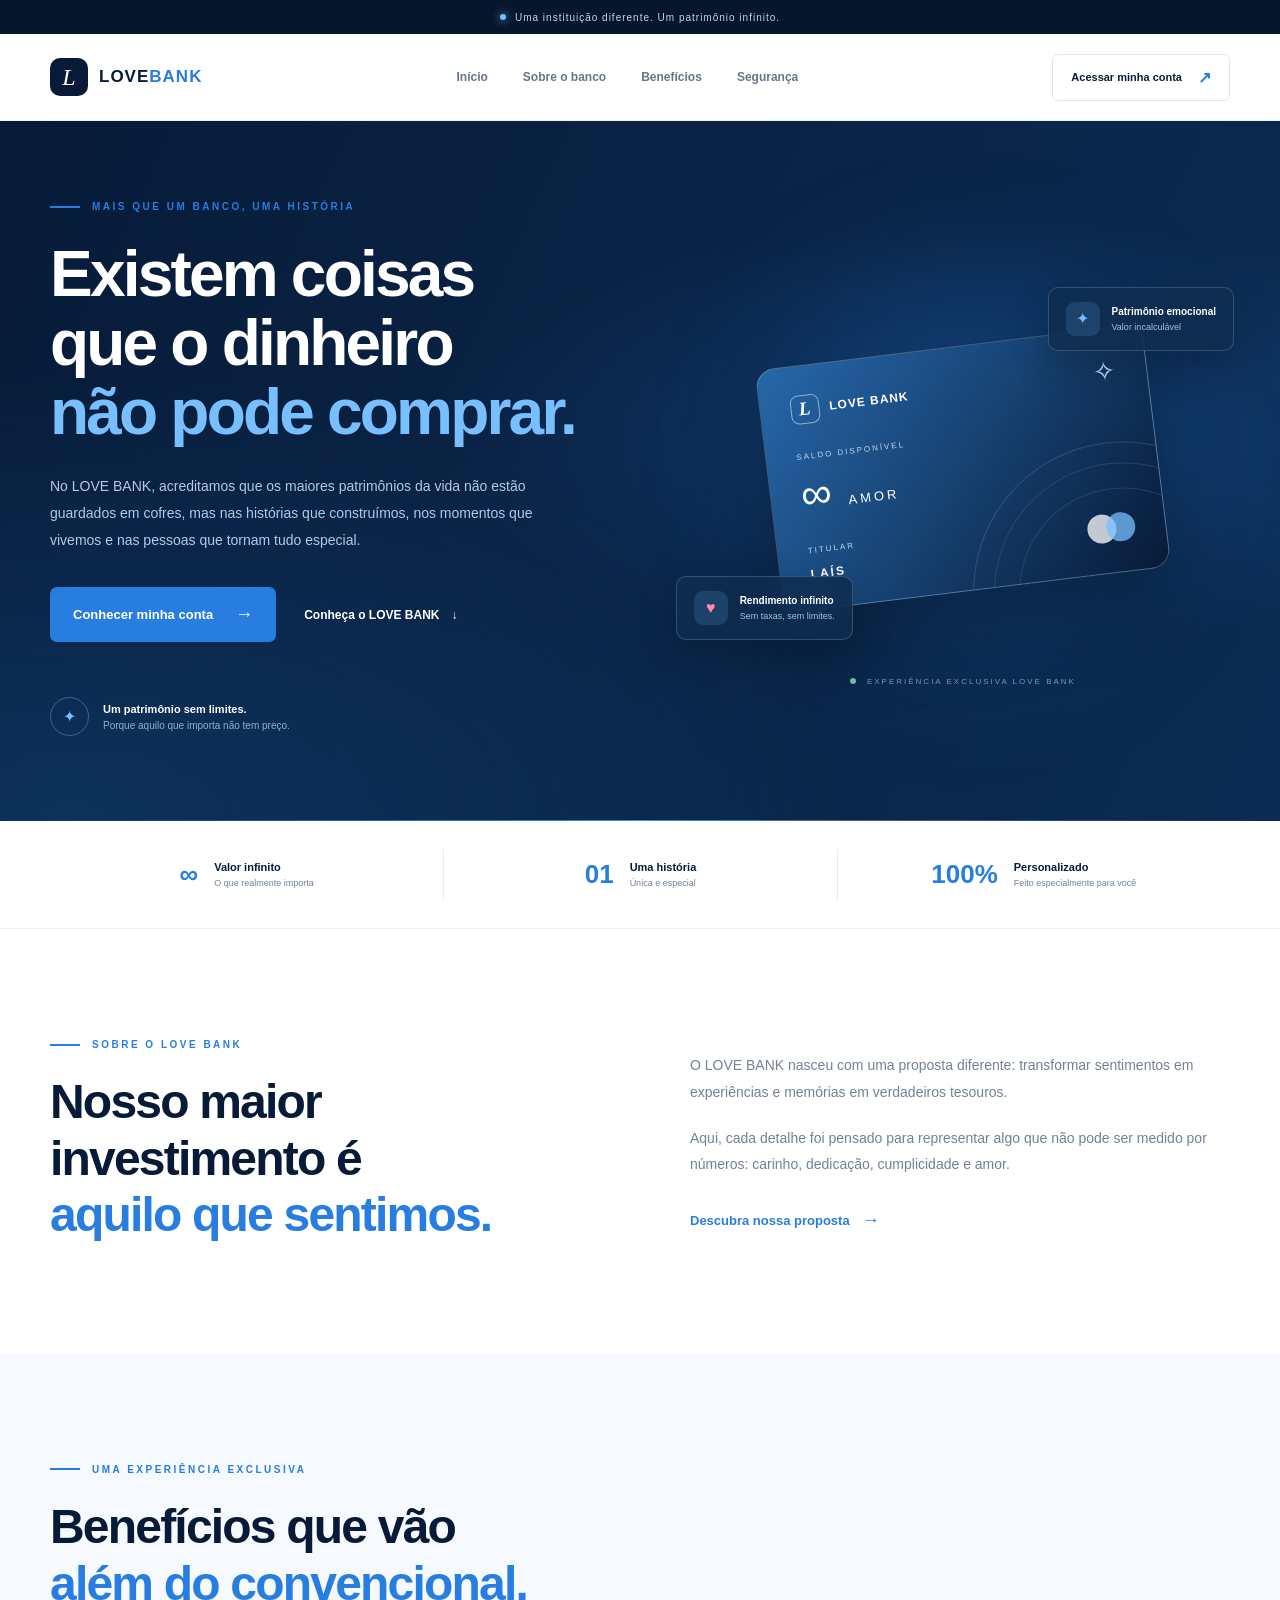
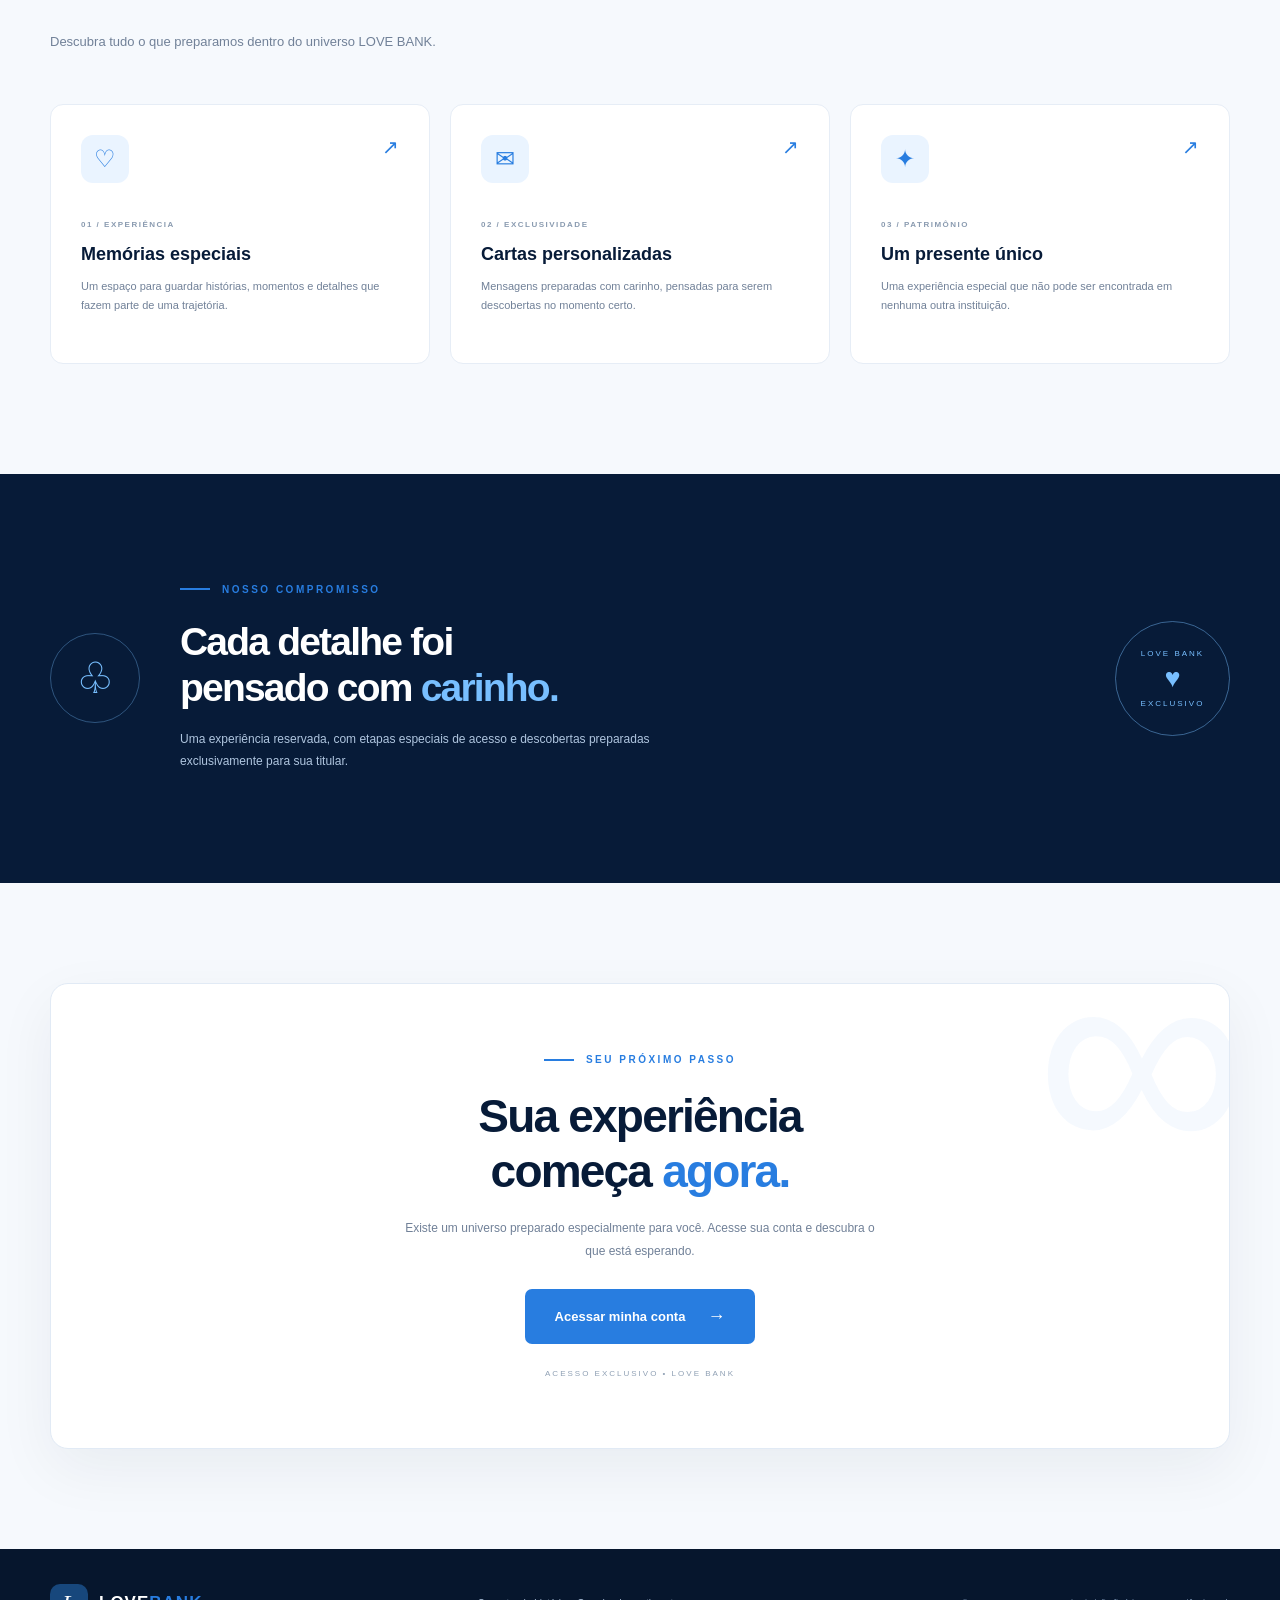
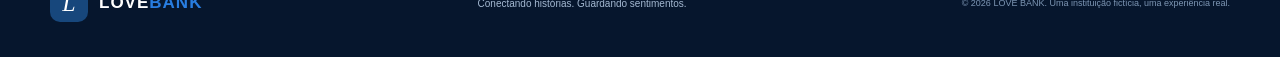
<file: index.html>
<!DOCTYPE html>
<html lang="pt-BR">
<head>
    <meta charset="UTF-8">
    <meta name="viewport" content="width=device-width, initial-scale=1.0">

    <meta name="description" content="LOVE BANK — Um lugar onde o amor é o nosso maior patrimônio.">
    <meta name="theme-color" content="#071B38">

    <title>LOVE BANK | Seu amor, nosso maior patrimônio</title>

    <link rel="stylesheet" href="css/reset.css">
    <link rel="stylesheet" href="css/variables.css">
    <link rel="stylesheet" href="css/global.css">
    <link rel="stylesheet" href="css/home.css">
    <link rel="stylesheet" href="css/animations.css">

    <script src="js/navigation.js" defer></script>
    <script src="js/app.js" defer></script>
</head>

<body>

    <div class="announcement">
        <span class="announcement-dot"></span>
        Uma instituição diferente. Um patrimônio infinito.
    </div>

    <header class="header" id="inicio">
        <div class="container header-content">

            <a href="#inicio" class="brand">
                <span class="brand-symbol">L</span>
                <span class="brand-name">LOVE<span>BANK</span></span>
            </a>

            <nav class="navigation" id="navigation">
                <a href="#inicio" class="nav-link active">Início</a>
                <a href="#sobre" class="nav-link">Sobre o banco</a>
                <a href="#beneficios" class="nav-link">Benefícios</a>
                <a href="#seguranca" class="nav-link">Segurança</a>
            </nav>

            
<a href="pages/acesso.html" class="header-button">
    Acessar minha conta
    <span>↗</span>
</a>
            <button class="menu-toggle" id="menuToggle"
                    aria-label="Abrir menu" aria-expanded="false">
                <span></span>
                <span></span>
            </button>

        </div>
    </header>

    <main>

        <!-- HERO -->

        <section class="hero">
            <div class="hero-background"></div>

            <div class="container hero-content">

                <div class="hero-copy reveal">

                    <div class="eyebrow">
                        <span class="eyebrow-line"></span>
                        MAIS QUE UM BANCO, UMA HISTÓRIA
                    </div>

                    <h1>
                        Existem coisas<br>
                        que o dinheiro<br>
                        <span>não pode comprar.</span>
                    </h1>

                    <p class="hero-description">
                        No LOVE BANK, acreditamos que os maiores patrimônios
                        da vida não estão guardados em cofres, mas nas histórias
                        que construímos, nos momentos que vivemos e nas pessoas
                        que tornam tudo especial.
                    </p>

                    <div class="hero-actions">
                    <a href="pages/acesso.html" class="button-primary">
                     Conhecer minha conta
                      <span>→</span>
                    </a>

                        <a href="#sobre" class="button-secondary">
                            Conheça o LOVE BANK
                            <span>↓</span>
                        </a>
                    </div>

                    <div class="hero-trust">
                        <div class="trust-icon">✦</div>
                        <div>
                            <strong>Um patrimônio sem limites.</strong>
                            <span>Porque aquilo que importa não tem preço.</span>
                        </div>
                    </div>

                </div>

                <!-- CARTÃO ILUSTRATIVO -->

                <div class="hero-visual reveal">

                    <div class="visual-glow"></div>

                    <div class="floating-label label-top">
                        <span class="label-icon">✦</span>
                        <div>
                            <strong>Patrimônio emocional</strong>
                            <small>Valor incalculável</small>
                        </div>
                    </div>

                    <div class="bank-card">

                        <div class="card-top">
                            <div class="card-brand">
                                <span class="card-brand-icon">L</span>
                                <span>LOVE BANK</span>
                            </div>
                            <span class="card-chip">✧</span>
                        </div>

                        <div class="card-middle">
                            <span class="card-caption">SALDO DISPONÍVEL</span>
                            <h2>∞ <small>AMOR</small></h2>
                        </div>

                        <div class="card-bottom">
                            <div>
                                <span class="card-caption">TITULAR</span>
                                <strong>LAÍS</strong>
                            </div>

                            <div class="card-network">
                                <span></span>
                                <span></span>
                            </div>
                        </div>

                        <div class="card-decoration"></div>

                    </div>

                    <div class="floating-label label-bottom">
                        <span class="label-icon heart-icon">♥</span>
                        <div>
                            <strong>Rendimento infinito</strong>
                            <small>Sem taxas, sem limites.</small>
                        </div>
                    </div>

                    <div class="visual-caption">
                        <span></span>
                        EXPERIÊNCIA EXCLUSIVA LOVE BANK
                    </div>

                </div>

            </div>

            <div class="hero-bottom-line"></div>
        </section>

        <!-- INDICADORES -->

        <section class="highlights">
            <div class="container highlights-grid">

                <div class="highlight-item">
                    <span class="highlight-number">∞</span>
                    <div>
                        <strong>Valor infinito</strong>
                        <small>O que realmente importa</small>
                    </div>
                </div>

                <div class="highlight-item">
                    <span class="highlight-number">01</span>
                    <div>
                        <strong>Uma história</strong>
                        <small>Única e especial</small>
                    </div>
                </div>

                <div class="highlight-item">
                    <span class="highlight-number">100%</span>
                    <div>
                        <strong>Personalizado</strong>
                        <small>Feito especialmente para você</small>
                    </div>
                </div>

            </div>
        </section>

        <!-- SOBRE -->

        <section class="about section" id="sobre">
            <div class="container about-grid">

                <div class="section-heading reveal">
                    <div class="eyebrow">
                        <span class="eyebrow-line"></span>
                        SOBRE O LOVE BANK
                    </div>

                    <h2>
                        Nosso maior<br>
                        investimento é<br>
                        <span>aquilo que sentimos.</span>
                    </h2>
                </div>

                <div class="about-copy reveal">
                    <p>
                        O LOVE BANK nasceu com uma proposta diferente:
                        transformar sentimentos em experiências e
                        memórias em verdadeiros tesouros.
                    </p>

                    <p>
                        Aqui, cada detalhe foi pensado para representar
                        algo que não pode ser medido por números:
                        carinho, dedicação, cumplicidade e amor.
                    </p>

                    <a href="#beneficios" class="text-link">
                        Descubra nossa proposta <span>→</span>
                    </a>
                </div>

            </div>
        </section>

        <!-- BENEFÍCIOS -->

        <section class="benefits section" id="beneficios">
            <div class="container">

                <div class="section-title reveal">
                    <div class="eyebrow">
                        <span class="eyebrow-line"></span>
                        UMA EXPERIÊNCIA EXCLUSIVA
                    </div>

                    <h2>
                        Benefícios que vão<br>
                        <span>além do convencional.</span>
                    </h2>

                    <p>
                        Descubra tudo o que preparamos dentro do
                        universo LOVE BANK.
                    </p>
                </div>

                <div class="benefits-grid">

                    <article class="benefit-card reveal">
                        <div class="benefit-icon">♡</div>
                        <span class="benefit-number">01 / EXPERIÊNCIA</span>
                        <h3>Memórias especiais</h3>
                        <p>
                            Um espaço para guardar histórias, momentos
                            e detalhes que fazem parte de uma trajetória.
                        </p>
                        <span class="benefit-arrow">↗</span>
                    </article>

                    <article class="benefit-card reveal">
                        <div class="benefit-icon">✉</div>
                        <span class="benefit-number">02 / EXCLUSIVIDADE</span>
                        <h3>Cartas personalizadas</h3>
                        <p>
                            Mensagens preparadas com carinho,
                            pensadas para serem descobertas no momento certo.
                        </p>
                        <span class="benefit-arrow">↗</span>
                    </article>

                    <article class="benefit-card reveal">
                        <div class="benefit-icon">✦</div>
                        <span class="benefit-number">03 / PATRIMÔNIO</span>
                        <h3>Um presente único</h3>
                        <p>
                            Uma experiência especial que não pode ser
                            encontrada em nenhuma outra instituição.
                        </p>
                        <span class="benefit-arrow">↗</span>
                    </article>

                </div>
            </div>
        </section>

        <!-- SEGURANÇA -->

        <section class="security section" id="seguranca">
            <div class="container security-content">

                <div class="security-icon">♧</div>

                <div class="security-copy">
                    <div class="eyebrow">
                        <span class="eyebrow-line"></span>
                        NOSSO COMPROMISSO
                    </div>

                    <h2>
                        Cada detalhe foi<br>
                        pensado com <span>carinho.</span>
                    </h2>

                    <p>
                        Uma experiência reservada, com etapas especiais
                        de acesso e descobertas preparadas exclusivamente
                        para sua titular.
                    </p>
                </div>

                <div class="security-seal">
                    <span>LOVE BANK</span>
                    <strong>♥</strong>
                    <small>EXCLUSIVO</small>
                </div>

            </div>
        </section>

        <!-- ACESSO -->

        <section class="access-section section" id="acesso">
            <div class="container access-box reveal">

                <div class="access-decoration">∞</div>

                <div class="eyebrow">
                    <span class="eyebrow-line"></span>
                    SEU PRÓXIMO PASSO
                </div>

                <h2>
                    Sua experiência<br>
                    começa <span>agora.</span>
                </h2>

                <p>
                    Existe um universo preparado especialmente para você.
                    Acesse sua conta e descubra o que está esperando.
                </p>

                <a href="pages/acesso.html" class="button-primary access-button">
    Acessar minha conta
    <span>→</span>
</a>

                <small class="access-note">
                    ACESSO EXCLUSIVO • LOVE BANK
                </small>

            </div>
        </section>

    </main>

    <!-- RODAPÉ -->

    <footer class="footer">
        <div class="container footer-content">

            <a href="#inicio" class="brand footer-brand">
                <span class="brand-symbol">L</span>
                <span class="brand-name">LOVE<span>BANK</span></span>
            </a>

            <p>
                Conectando histórias. Guardando sentimentos.
            </p>

            <span class="footer-copy">
                © <span id="currentYear"></span> LOVE BANK.
                Uma instituição fictícia, uma experiência real.
            </span>

        </div>
    </footer>

</body>
</html>
</file>
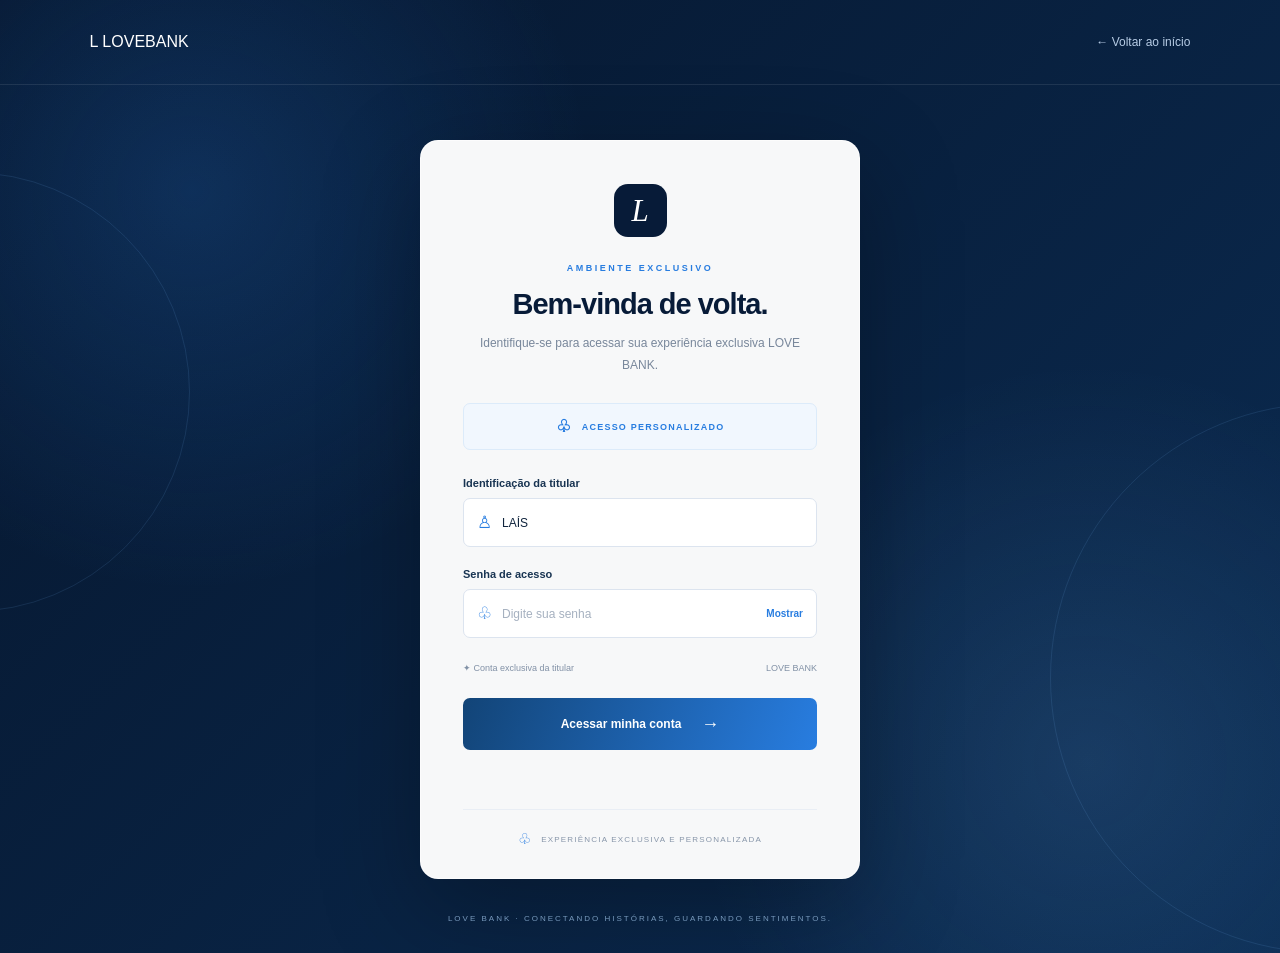
<file: pages/acesso.html>
<!DOCTYPE html>
<html lang="pt-BR">
<head>
    <meta charset="UTF-8">
    <meta name="viewport" content="width=device-width, initial-scale=1.0">
    <meta name="theme-color" content="#071B38">

    <title>Acesso à conta | LOVE BANK</title>

    <link rel="stylesheet" href="../css/reset.css">
    <link rel="stylesheet" href="../css/variables.css">
    <link rel="stylesheet" href="../css/global.css">
    <link rel="stylesheet" href="../css/acesso.css">

    <script src="../js/authentication.js" defer></script>
</head>

<body class="login-page">

    <header class="login-header">
        <a href="../index.html" class="brand">
            <span class="brand-symbol">L</span>
            <span class="brand-name">LOVE<span>BANK</span></span>
        </a>

        <a href="../index.html" class="back-link">
            ← Voltar ao início
        </a>
    </header>

    <main class="login-main">

        <div class="login-decoration decoration-one"></div>
        <div class="login-decoration decoration-two"></div>

        <section class="login-card">

            <div class="login-card-heading">
                <div class="login-icon">L</div>

                <span class="login-label">AMBIENTE EXCLUSIVO</span>

                <h1>Bem-vinda de volta.</h1>

                <p>
                    Identifique-se para acessar sua experiência
                    exclusiva LOVE BANK.
                </p>
            </div>

            <div class="login-security">
                <span>♧</span>
                ACESSO PERSONALIZADO
            </div>

            <form id="loginForm">

                <div class="form-group">
                    <label for="account">Identificação da titular</label>

                    <div class="input-wrapper">
                        <span class="input-icon">♙</span>

                        <input
                            type="text"
                            id="account"
                            value="LAÍS"
                            autocomplete="username"
                            required
                        >
                    </div>
                </div>

                <div class="form-group">
                    <label for="password">Senha de acesso</label>

                    <div class="input-wrapper">
                        <span class="input-icon">♧</span>

                        <input
                            type="password"
                            id="password"
                            placeholder="Digite sua senha"
                            autocomplete="current-password"
                            required
                        >

                        <button
                            type="button"
                            id="togglePassword"
                            class="password-toggle"
                        >
                            Mostrar
                        </button>
                    </div>
                </div>

                <div class="login-options">
                    <span>✦ Conta exclusiva da titular</span>
                    <span>LOVE BANK</span>
                </div>

                <button type="submit" class="login-button">
                    Acessar minha conta
                    <span>→</span>
                </button>

                <p id="loginMessage" class="login-message"
                   role="status" aria-live="polite"></p>

            </form>

            <div class="login-footer">
                <span class="footer-lock">♧</span>
                EXPERIÊNCIA EXCLUSIVA E PERSONALIZADA
            </div>

        </section>

        <div class="login-bottom">
            LOVE BANK · CONECTANDO HISTÓRIAS, GUARDANDO SENTIMENTOS.
        </div>

    </main>

</body>
</html>
</file>
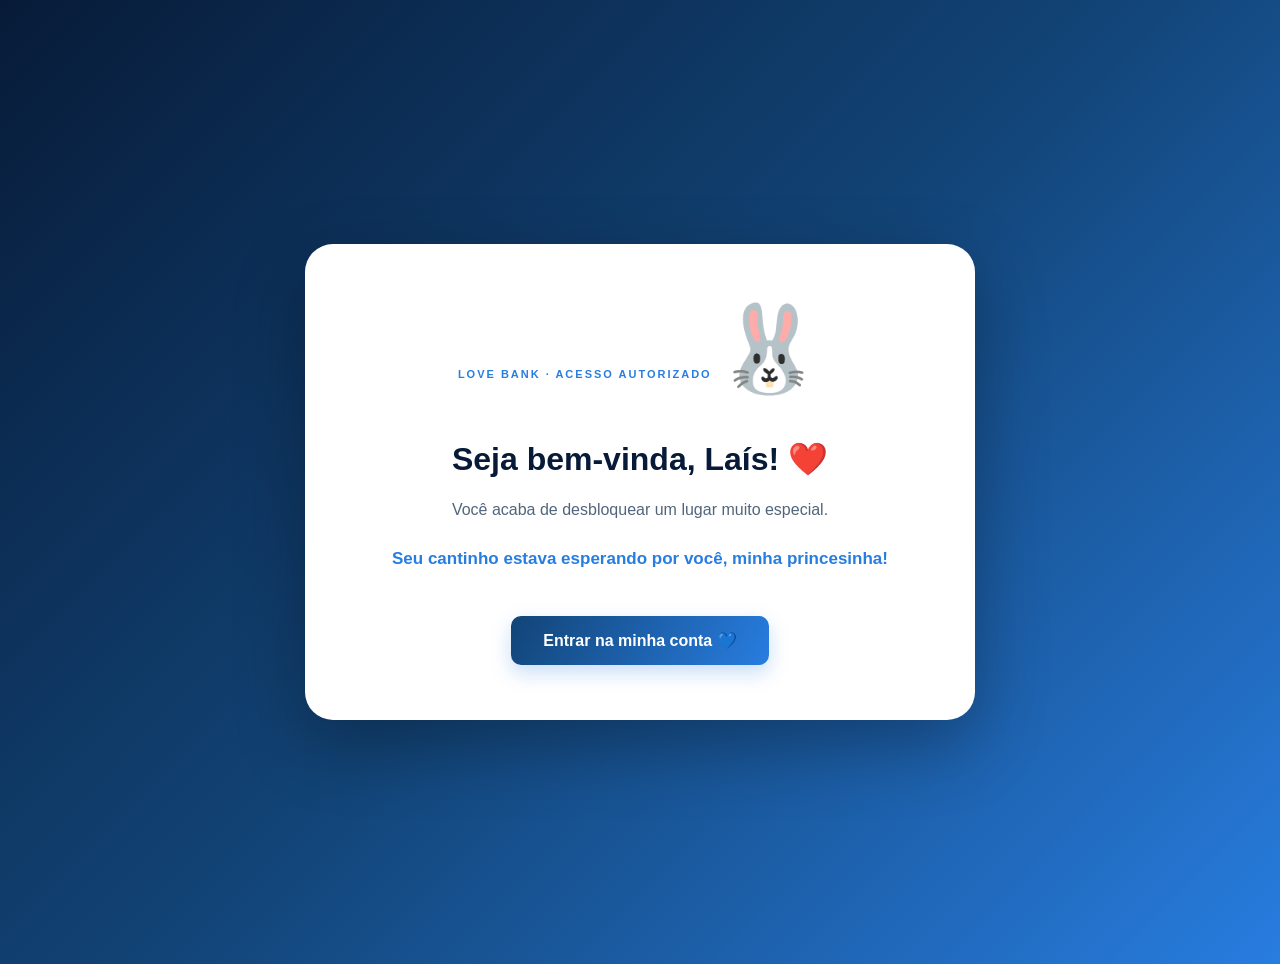
<file: pages/boas-vindas.html>
<!DOCTYPE html>
<html lang="pt-BR">
<head>
    <meta charset="UTF-8">
    <meta name="viewport" content="width=device-width, initial-scale=1.0">

    <title>Bem-vinda | LOVE BANK</title>

    <link rel="stylesheet" href="../css/variables.css">
    <link rel="stylesheet" href="../css/global.css">
    <link rel="stylesheet" href="../css/boas-vindas.css">
</head>

<body>

    <main>
    <span class="welcome-label">LOVE BANK · ACESSO AUTORIZADO</span>

    <div class="bunny">
        🐰
    </div>

    <h1>Seja bem-vinda, Laís! ❤️</h1>

    <p>Você acaba de desbloquear um lugar muito especial.</p>

    <p class="special-message">
        Seu cantinho estava esperando por você, minha princesinha!
    </p>
    <a href="dashboard.html" class="continue-button">
    Entrar na minha conta 💙
</a>
    <div class="floating-hearts">
    <span>💙</span>
    <span>🤍</span>
    <span>💙</span>
    <span>🤍</span>
    <span>💙</span>
</div>
</main>

</body>
</html>
</file>
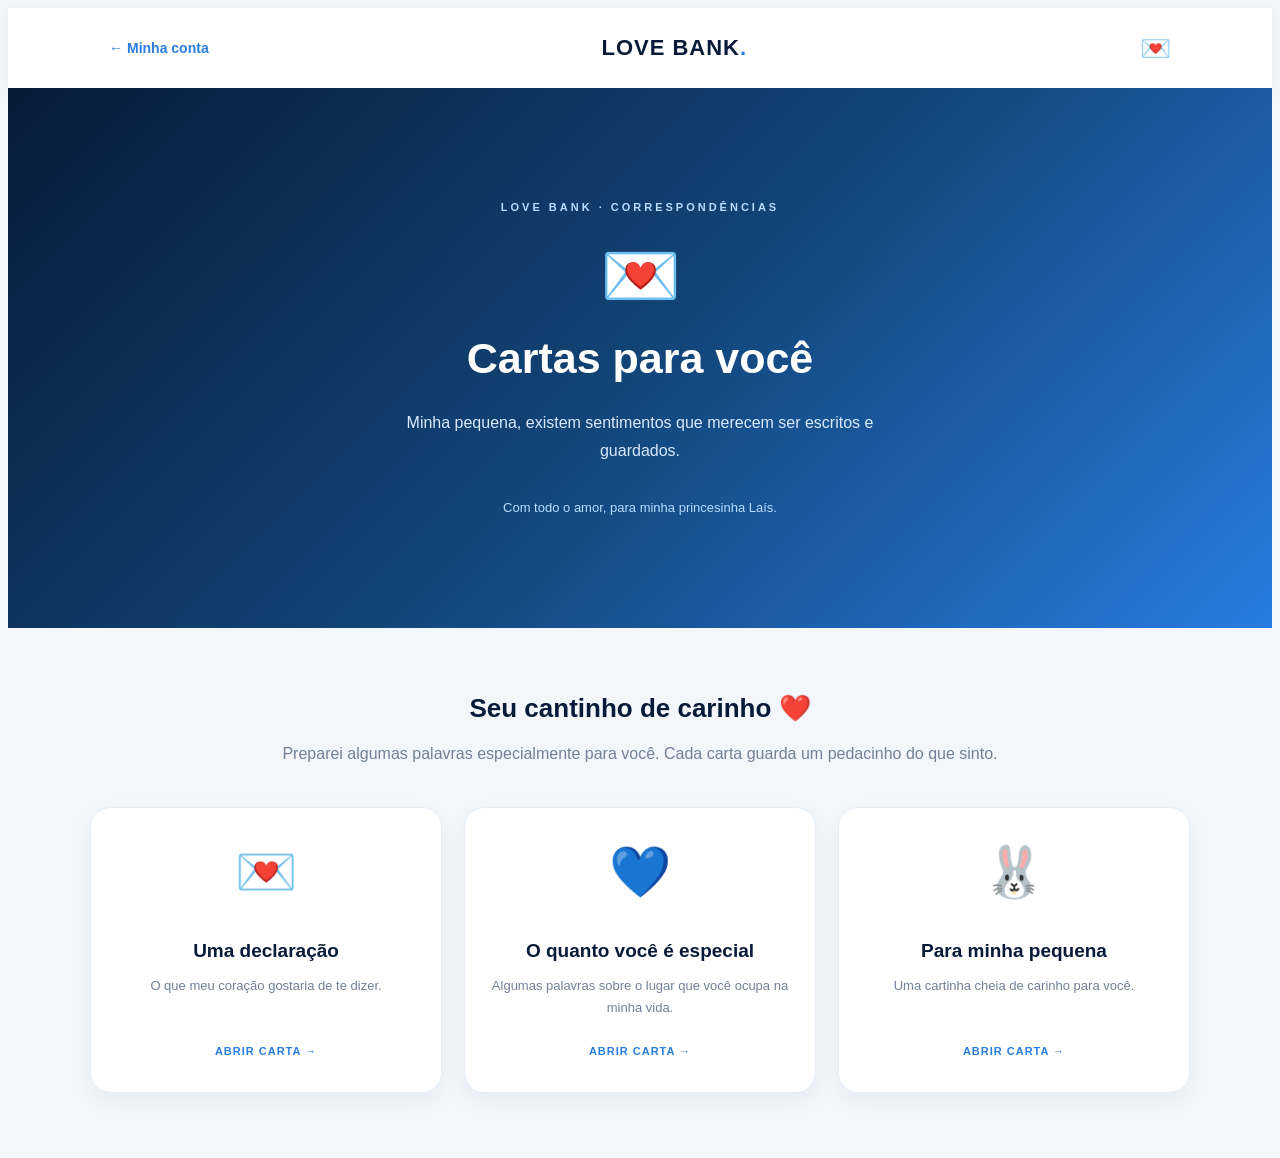
<file: pages/cartas.html>
<!DOCTYPE html>
<html lang="pt-BR">
<head>
    <meta charset="UTF-8">
    <meta name="viewport" content="width=device-width, initial-scale=1.0">

    <title>Cartas de Amor | LOVE BANK</title>

    <link rel="stylesheet" href="../css/variables.css">
    <link rel="stylesheet" href="../css/global.css">
    <link rel="stylesheet" href="../css/cartas.css">
</head>

<body>

    <header class="letters-header">
        <a href="dashboard.html" class="back-button">
            ← Minha conta
        </a>

        <div class="logo">LOVE BANK<span>.</span></div>

        <div class="header-icon">💌</div>
    </header>

    <main class="letters-container">

        <section class="letters-hero">
            <span class="letters-label">LOVE BANK · CORRESPONDÊNCIAS</span>

            <div class="hero-envelope">💌</div>

            <h1>Cartas para você</h1>

            <p>
                Minha pequena, existem sentimentos que merecem
                ser escritos e guardados.
            </p>

            <span class="letters-subtitle">
                Com todo o amor, para minha princesinha Laís.
            </span>
        </section>

        <section class="letters-content">

            <div class="letters-introduction">
                <h2>Seu cantinho de carinho ❤️</h2>

                <p>
                    Preparei algumas palavras especialmente para você.
                    Cada carta guarda um pedacinho do que sinto.
                </p>
            </div>

            <div class="letters-grid">

                <button class="letter-card" type="button">
                    <span class="envelope">💌</span>
                    <h3>Uma declaração</h3>
                    <p>O que meu coração gostaria de te dizer.</p>
                    <span class="open-label">ABRIR CARTA →</span>
                </button>

                <button class="letter-card" type="button">
                    <span class="envelope">💙</span>
                    <h3>O quanto você é especial</h3>
                    <p>Algumas palavras sobre o lugar que você ocupa na minha vida.</p>
                    <span class="open-label">ABRIR CARTA →</span>
                </button>

                <button class="letter-card" type="button">
                    <span class="envelope">🐰</span>
                    <h3>Para minha pequena</h3>
                    <p>Uma cartinha cheia de carinho para você.</p>
                    <span class="open-label">ABRIR CARTA →</span>
                </button>

            </div>
<div class="letter-modal" id="letterModal">
    <div class="letter-paper">

        <button class="close-letter" id="closeLetter">
            ✕
        </button>

        <div class="letter-decoration">💌</div>

        <h2 id="letterTitle">Uma declaração para minha princesinha ❤️</h2>

        <div class="letter-text" id="letterText"></div>

        <p class="letter-signature">
            Com todo o amor do mundo,<br>
            Seu menino. 💙🐰
        </p>

    </div>
</div>
        </section>

    </main>
<script src="../js/cartas.js"></script>
</body>
</html>
</file>
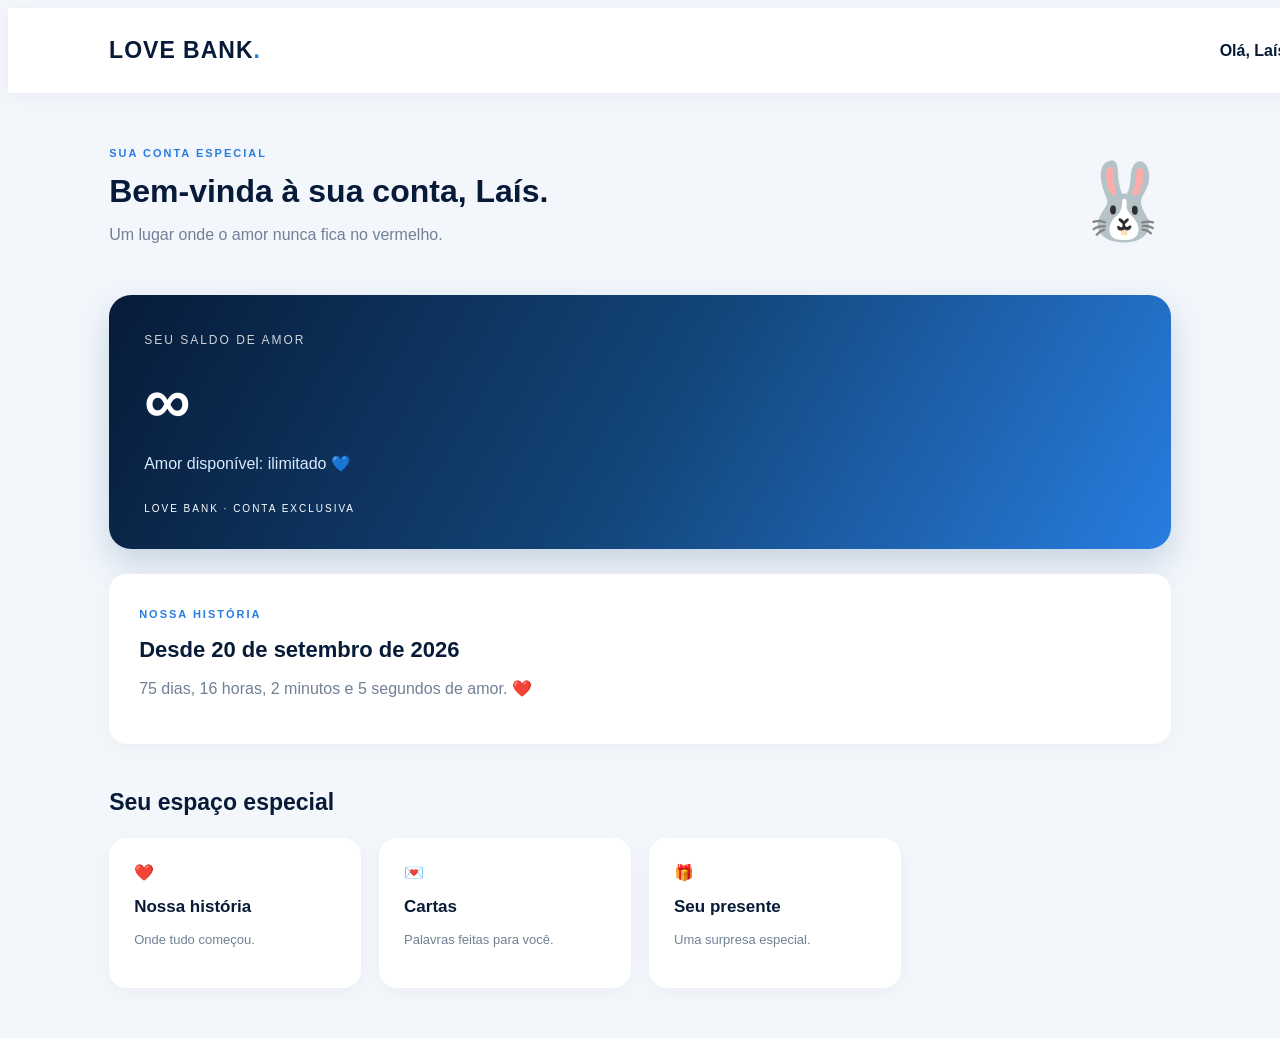
<file: pages/dashboard.html>
<!DOCTYPE html>
<html lang="pt-BR">
<head>
    <meta charset="UTF-8">
    <meta name="viewport" content="width=device-width, initial-scale=1.0">

    <title>Minha Conta | LOVE BANK</title>

    <link rel="stylesheet" href="../css/variables.css">
    <link rel="stylesheet" href="../css/global.css">
    <link rel="stylesheet" href="../css/dashboard.css">
</head>

<body>

    <header class="dashboard-header">
        <div class="logo">LOVE BANK<span>.</span></div>

        <div class="user-profile">
            <span>Olá, Laís! ❤️</span>
            <span class="profile-icon">L</span>
        </div>
    </header>

    <main class="dashboard-container">

        <section class="dashboard-welcome">
            <div>
                <span class="welcome-label">SUA CONTA ESPECIAL</span>
                <h1>Bem-vinda à sua conta, Laís.</h1>
                <p>Um lugar onde o amor nunca fica no vermelho.</p>
            </div>

            <div class="dashboard-bunny">🐰</div>
        </section>

        <section class="balance-card">
            <span>SEU SALDO DE AMOR</span>

            <h2>∞</h2>

            <p>Amor disponível: ilimitado 💙</p>

            <div class="balance-footer">
                LOVE BANK · CONTA EXCLUSIVA
            </div>
        </section>

        <section class="relationship-card">
            <span>NOSSA HISTÓRIA</span>

            <h2>Desde 20 de setembro de 2026</h2>

            <p id="relationshipCounter">
                Calculando nosso tempo juntos...
            </p>
        </section>

        <section class="services-section">
            <h2>Seu espaço especial</h2>

            <div class="services-grid">

                <a href="nossa-historia.html" class="service-card">
                    ❤️
                    <h3>Nossa história</h3>
                    <p>Onde tudo começou.</p>
                </a>

                <a href="cartas.html" class="service-card">
                    💌
                    <h3>Cartas</h3>
                    <p>Palavras feitas para você.</p>
                </a>

                <a href="presente.html" class="service-card">
                    🎁
                    <h3>Seu presente</h3>
                    <p>Uma surpresa especial.</p>
                </a>

            </div>
        </section>

    </main>
<script src="../js/dashboard.js"></script>
</body>
</html>
</file>
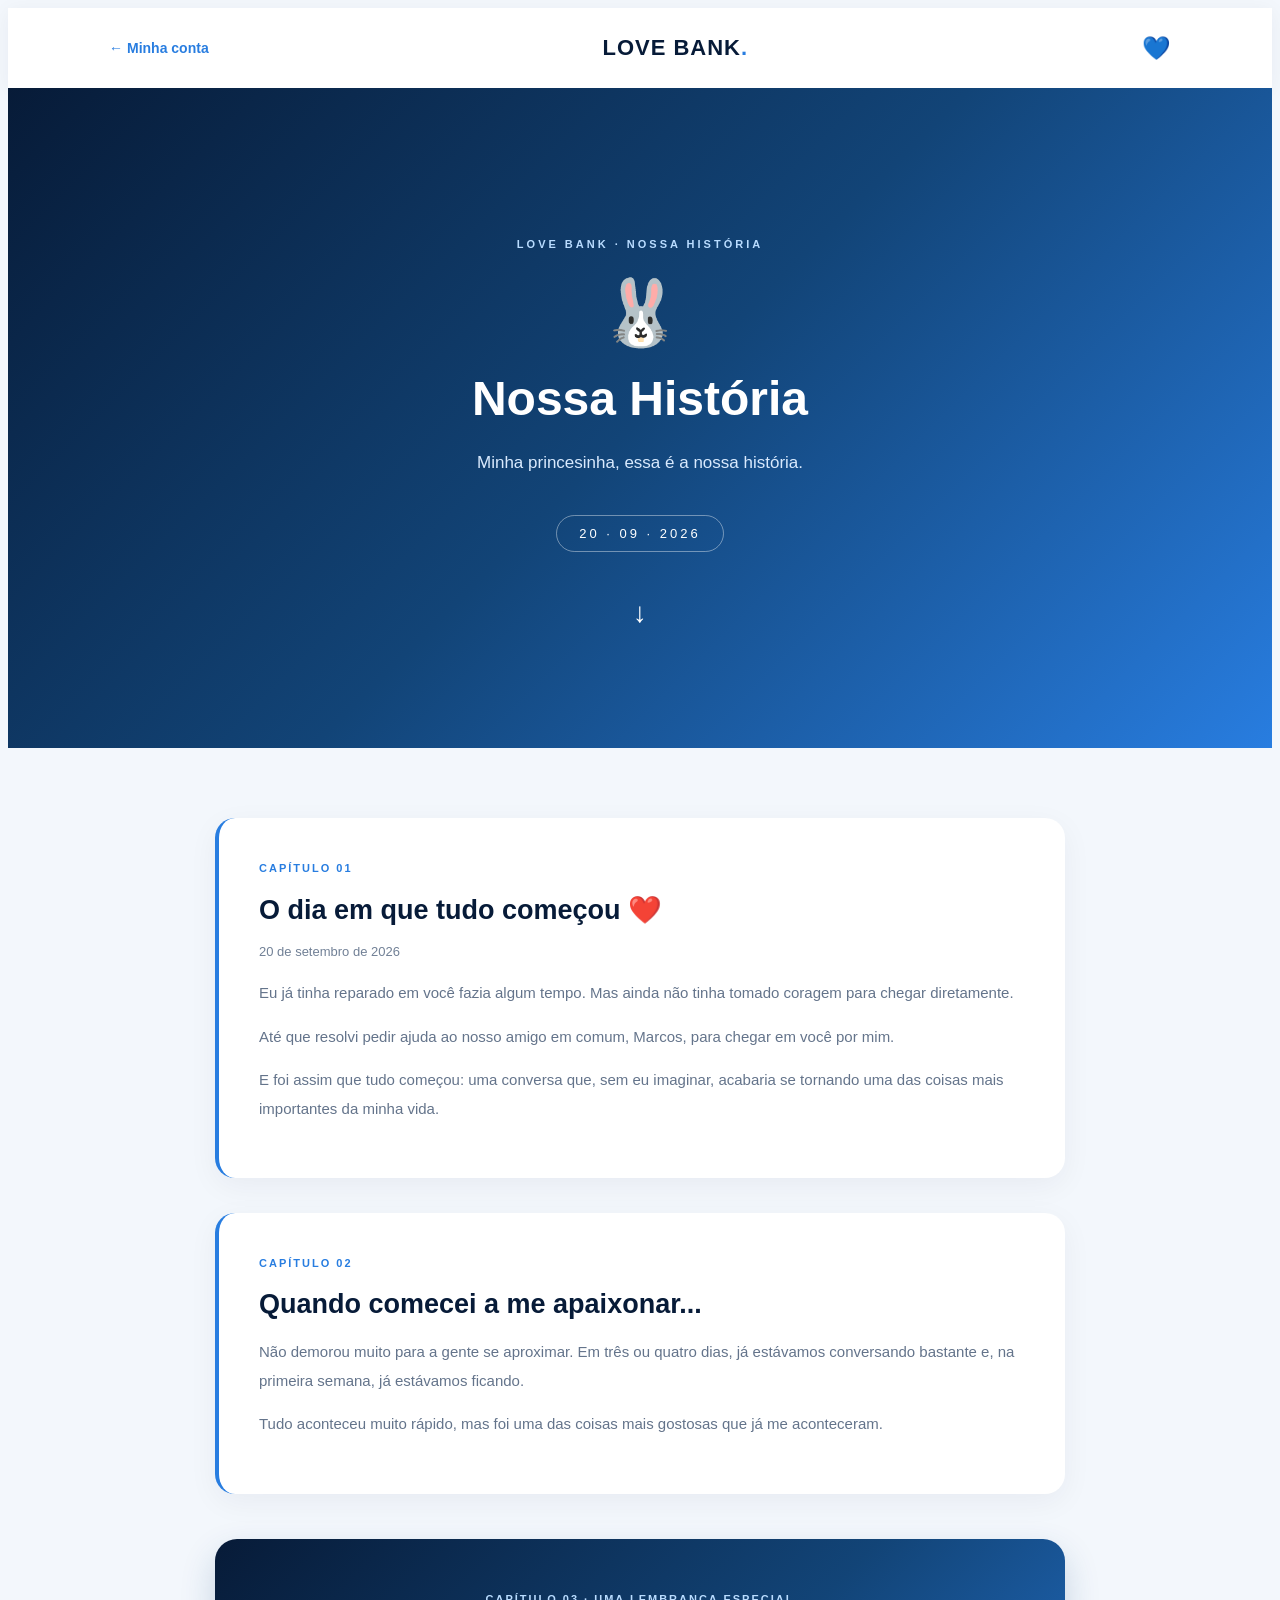
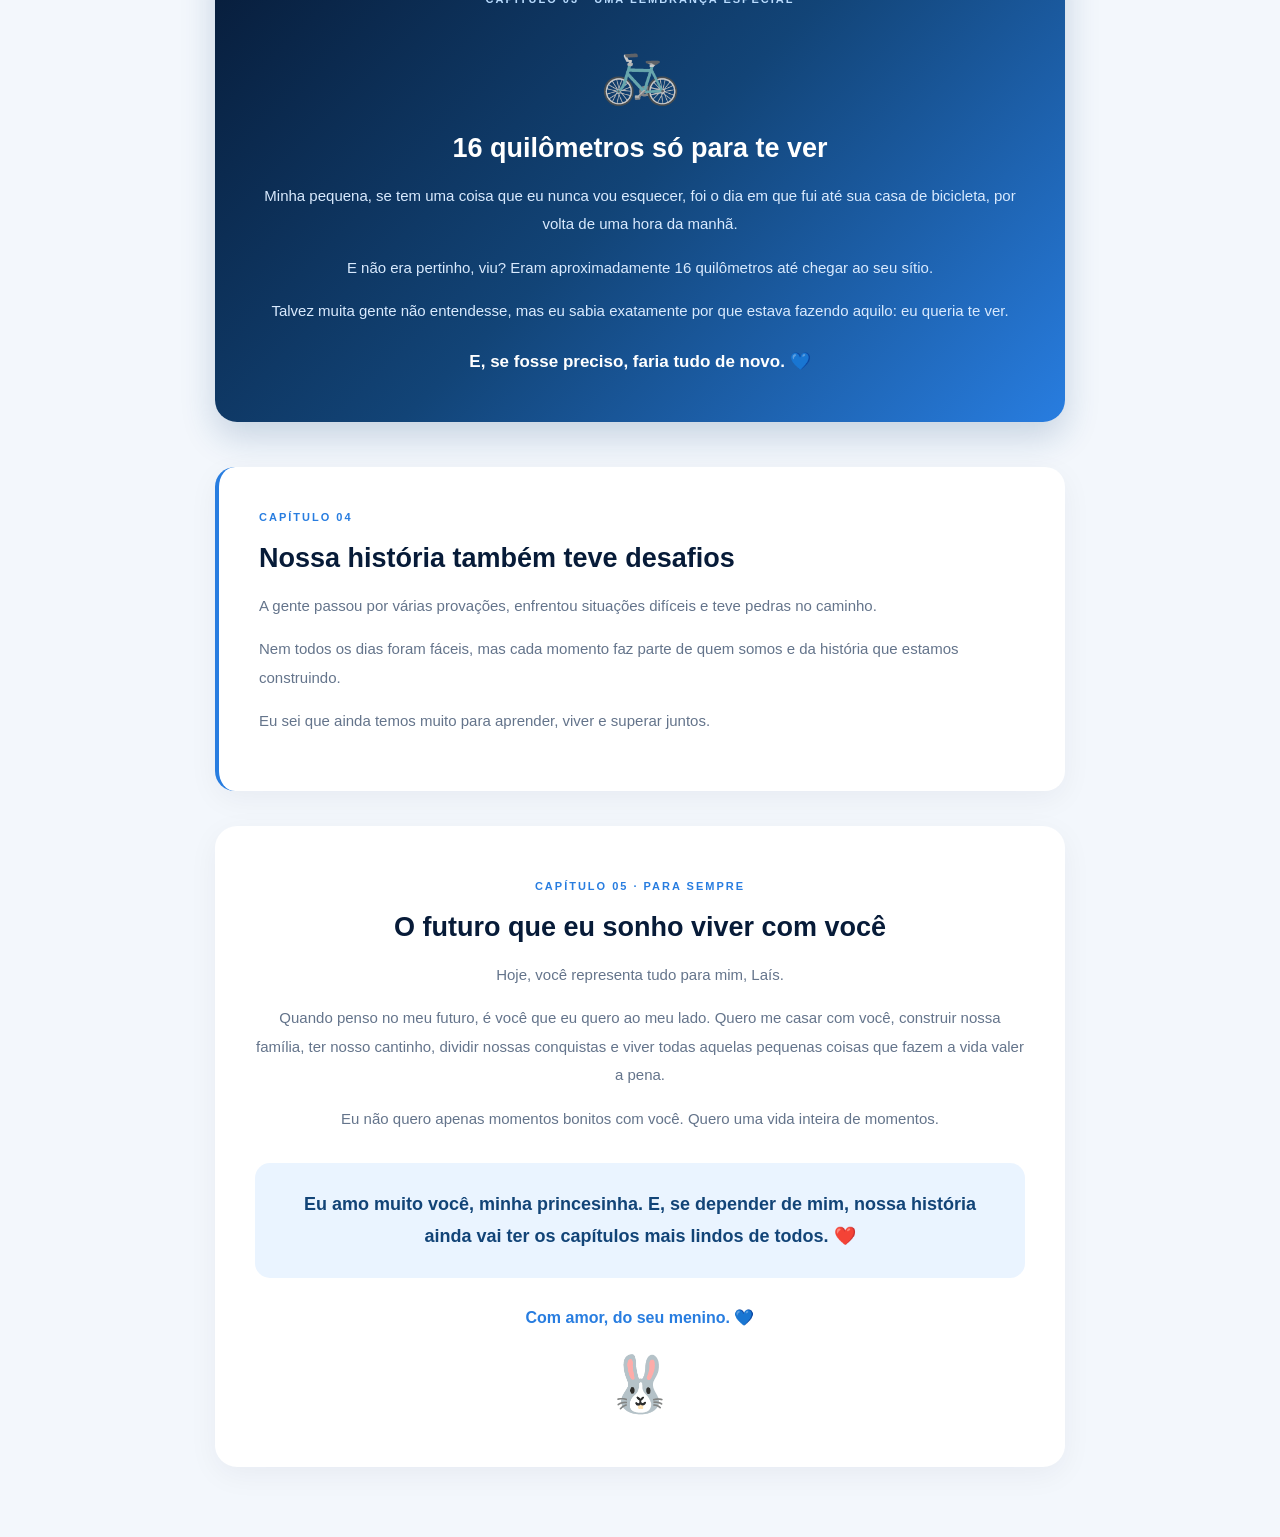
<file: pages/nossa-historia.html>
<!DOCTYPE html>
<html lang="pt-BR">
<head>
    <meta charset="UTF-8">
    <meta name="viewport" content="width=device-width, initial-scale=1.0">

    <title>Nossa História | LOVE BANK</title>

    <link rel="stylesheet" href="../css/variables.css">
    <link rel="stylesheet" href="../css/global.css">
    <link rel="stylesheet" href="../css/nossa-historia.css">
</head>

<body>

    <header class="history-header">
        <a href="dashboard.html" class="back-button">
            ← Minha conta
        </a>

        <div class="logo">LOVE BANK<span>.</span></div>

        <div class="header-heart">💙</div>
    </header>

    <main class="history-container">

        <section class="history-hero">
            <span class="history-label">LOVE BANK · NOSSA HISTÓRIA</span>

            <div class="hero-bunny">🐰</div>

            <h1>Nossa História</h1>

            <p>Minha princesinha, essa é a nossa história.</p>

            <span class="start-date">20 · 09 · 2026</span>

            <div class="scroll-indicator">
                ↓
            </div>
        </section>

        <section class="history-content">

            <div class="history-chapter">
                <span class="chapter-number">CAPÍTULO 01</span>
                <h2>O dia em que tudo começou ❤️</h2>
                <div class="chapter-date">20 de setembro de 2026</div>

                <p>
                    Eu já tinha reparado em você fazia algum tempo.
                    Mas ainda não tinha tomado coragem para chegar diretamente.
                </p>

                <p>
                    Até que resolvi pedir ajuda ao nosso amigo em comum,
                    Marcos, para chegar em você por mim.
                </p>

                <p>
                    E foi assim que tudo começou: uma conversa que,
                    sem eu imaginar, acabaria se tornando uma das coisas
                    mais importantes da minha vida.
                </p>
            </div>

            <div class="history-chapter">
                <span class="chapter-number">CAPÍTULO 02</span>
                <h2>Quando comecei a me apaixonar...</h2>

                <p>
                    Não demorou muito para a gente se aproximar.
                    Em três ou quatro dias, já estávamos conversando
                    bastante e, na primeira semana, já estávamos ficando.
                </p>

                <p>
                    Tudo aconteceu muito rápido, mas foi uma das coisas
                    mais gostosas que já me aconteceram.
                </p>
            </div>

            <div class="distance-chapter">
                <span class="chapter-number">CAPÍTULO 03 · UMA LEMBRANÇA ESPECIAL</span>
                <div class="bike-icon">🚲</div>

                <h2>16 quilômetros só para te ver</h2>

                <p>
                    Minha pequena, se tem uma coisa que eu nunca vou
                    esquecer, foi o dia em que fui até sua casa de bicicleta,
                    por volta de uma hora da manhã.
                </p>

                <p>
                    E não era pertinho, viu? Eram aproximadamente
                    16 quilômetros até chegar ao seu sítio.
                </p>

                <p>
                    Talvez muita gente não entendesse, mas eu sabia
                    exatamente por que estava fazendo aquilo:
                    eu queria te ver.
                </p>

                <strong>E, se fosse preciso, faria tudo de novo. 💙</strong>
            </div>

            <div class="history-chapter">
                <span class="chapter-number">CAPÍTULO 04</span>
                <h2>Nossa história também teve desafios</h2>

                <p>
                    A gente passou por várias provações, enfrentou
                    situações difíceis e teve pedras no caminho.
                </p>

                <p>
                    Nem todos os dias foram fáceis, mas cada momento
                    faz parte de quem somos e da história que estamos
                    construindo.
                </p>

                <p>
                    Eu sei que ainda temos muito para aprender,
                    viver e superar juntos.
                </p>
            </div>

            <div class="final-chapter">
                <span class="chapter-number">CAPÍTULO 05 · PARA SEMPRE</span>

                <h2>O futuro que eu sonho viver com você</h2>

                <p>
                    Hoje, você representa tudo para mim, Laís.
                </p>

                <p>
                    Quando penso no meu futuro, é você que eu quero
                    ao meu lado. Quero me casar com você, construir
                    nossa família, ter nosso cantinho, dividir nossas
                    conquistas e viver todas aquelas pequenas coisas
                    que fazem a vida valer a pena.
                </p>

                <p>
                    Eu não quero apenas momentos bonitos com você.
                    Quero uma vida inteira de momentos.
                </p>

                <div class="final-declaration">
                    Eu amo muito você, minha princesinha. E, se depender
                    de mim, nossa história ainda vai ter os capítulos
                    mais lindos de todos. ❤️
                </div>

                <div class="signature">
                    Com amor, do seu menino. 💙
                </div>

                <div class="final-bunny">🐰</div>
            </div>

        </section>

    </main>

</body>
</html>
</file>
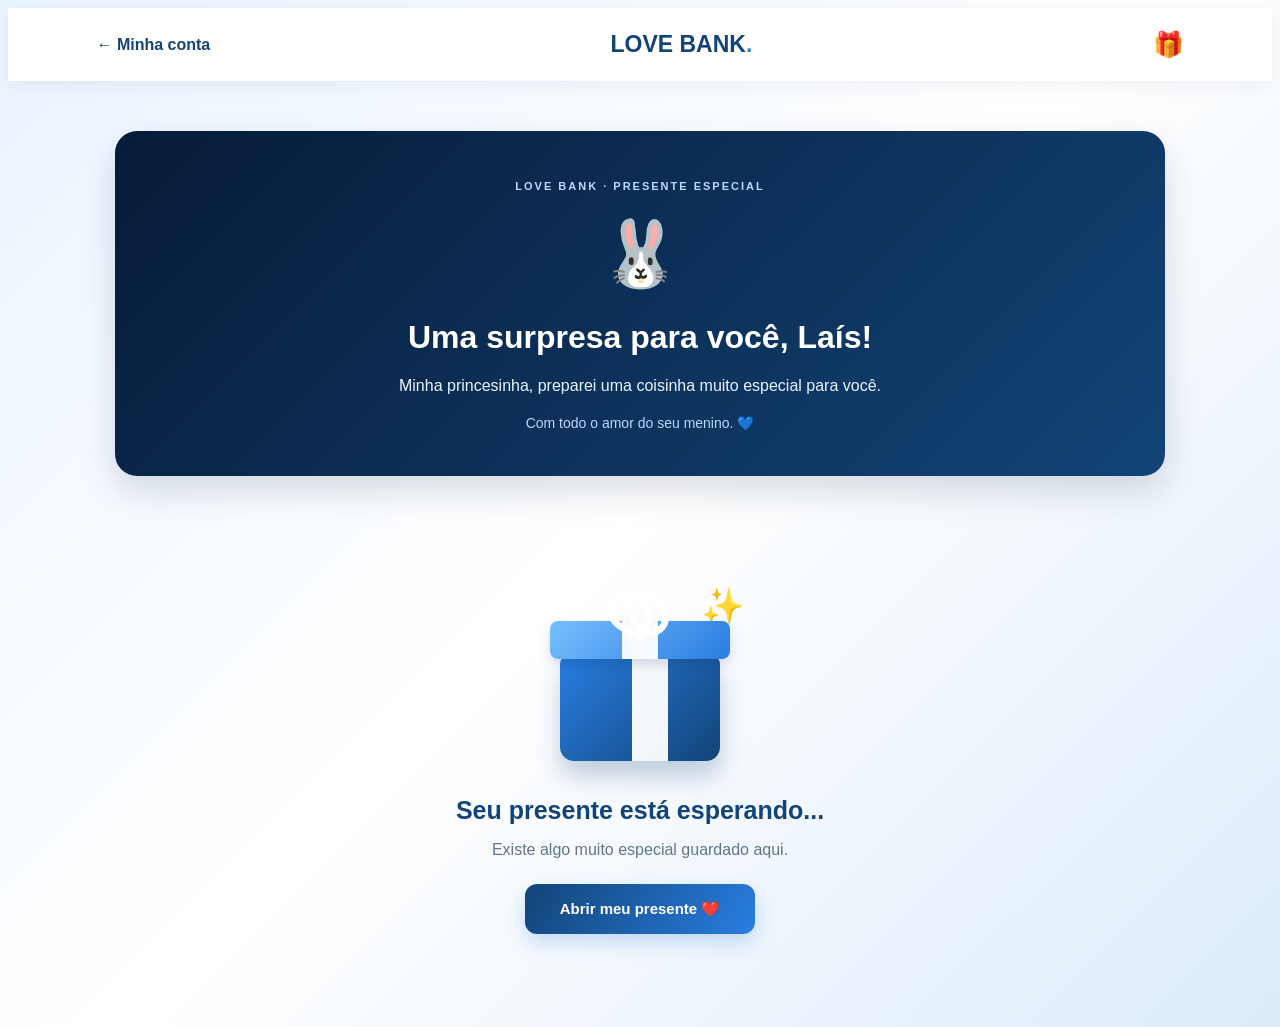
<file: pages/presente.html>
<!DOCTYPE html>
<html lang="pt-BR">

<head>
    <meta charset="UTF-8">
    <meta name="viewport" content="width=device-width, initial-scale=1.0">

    <title>Seu Presente | LOVE BANK</title>

    <link rel="stylesheet" href="../css/variables.css">
    <link rel="stylesheet" href="../css/global.css">
    <link rel="stylesheet" href="../css/presente.css">
</head>

<body>

    <header class="gift-header">
        <a href="dashboard.html" class="back-button">
            ← Minha conta
        </a>

        <div class="logo">LOVE BANK<span>.</span></div>

        <div class="header-icon">🎁</div>
    </header>

    <main class="gift-container">

        <section class="gift-hero">

            <span class="gift-label">
                LOVE BANK · PRESENTE ESPECIAL
            </span>

            <div class="gift-bunny">🐰</div>

            <h1>Uma surpresa para você, Laís!</h1>

            <p>
                Minha princesinha, preparei uma coisinha
                muito especial para você.
            </p>

            <span class="gift-subtitle">
                Com todo o amor do seu menino. 💙
            </span>

        </section>

        <section class="gift-reveal">

            <div class="gift-illustration" id="giftBox">

    <div class="gift-lid">
        <div class="gift-bow"></div>
        <div class="gift-ribbon"></div>
    </div>

    <div class="gift-base">
        <div class="gift-ribbon"></div>
    </div>

    <div class="gift-sparkle">✨</div>

</div>

            <h2>Seu presente está esperando...</h2>

            <p>
                Existe algo muito especial guardado aqui.
            </p>

            <button id="openGiftButton">
                Abrir meu presente ❤️
            </button>

        </section>

    </main>

    <script src="../js/presente.js"></script>

</body>

</html>
</file>
<file: css/variables.css>
:root {
    --navy: #071B38;
    --navy-light: #0D2B50;
    --blue-dark: #124477;
    --blue: #287DE0;
    --blue-light: #78BFFF;

    --ice: #EAF4FF;
    --white: #FFFFFF;

    --text-dark: #10243D;
    --text-muted: #718198;

    --border: rgba(255, 255, 255, 0.12);

    --container: 1180px;

    --radius-small: 10px;
    --radius-medium: 18px;
    --radius-large: 28px;

    --shadow: 0 25px 80px rgba(7, 27, 56, 0.15);

    --transition: 0.3s ease;
}
</file>
<file: css/global.css>
body {
    font-family: "Segoe UI", Arial, sans-serif;
    background: var(--white);
    color: var(--text-dark);
    overflow-x: hidden;
}

.container {
    width: min(var(--container), calc(100% - 80px));
    margin: 0 auto;
}

.section {
    padding: 110px 0;
}

.eyebrow {
    display: flex;
    align-items: center;
    gap: 12px;
    color: var(--blue);
    font-size: 10px;
    font-weight: 800;
    letter-spacing: 2.5px;
}

.eyebrow-line {
    width: 30px;
    height: 2px;
    background: var(--blue);
}

.button-primary {
    display: inline-flex;
    align-items: center;
    justify-content: center;
    gap: 22px;
    padding: 17px 23px;
    border: none;
    border-radius: 7px;
    background: var(--blue);
    color: var(--white);
    font-size: 13px;
    font-weight: 700;
    transition: var(--transition);
}

.button-primary:hover {
    background: #1767C4;
    transform: translateY(-3px);
    box-shadow: 0 12px 30px rgba(40, 125, 224, 0.3);
}

.button-primary span {
    font-size: 18px;
}

.button-secondary {
    display: inline-flex;
    align-items: center;
    gap: 12px;
    color: var(--white);
    font-size: 12px;
    font-weight: 600;
    transition: var(--transition);
}

.button-secondary:hover {
    color: var(--blue-light);
}

.text-link {
    display: inline-flex;
    align-items: center;
    gap: 12px;
    color: var(--blue);
    font-size: 13px;
    font-weight: 700;
}

.text-link span {
    font-size: 18px;
    transition: var(--transition);
}

.text-link:hover span {
    transform: translateX(5px);
}

::selection {
    background: var(--blue);
    color: white;
}

@media (max-width: 700px) {
    .container {
        width: min(100% - 36px, var(--container));
    }

    .section {
        padding: 75px 0;
    }
}
</file>
<file: css/home.css>
/* AVISO SUPERIOR */

.announcement {
    height: 34px;
    display: flex;
    align-items: center;
    justify-content: center;
    gap: 9px;
    background: #06162D;
    color: #BDD8F7;
    font-size: 10px;
    letter-spacing: 1px;
}

.announcement-dot {
    width: 6px;
    height: 6px;
    border-radius: 50%;
    background: var(--blue-light);
    box-shadow: 0 0 10px var(--blue-light);
}

/* CABEÇALHO */

.header {
    position: relative;
    z-index: 20;
    background: var(--white);
    border-bottom: 1px solid #EDF1F6;
}

.header-content {
    min-height: 86px;
    display: flex;
    align-items: center;
    justify-content: space-between;
}

.brand {
    display: flex;
    align-items: center;
    gap: 11px;
}

.brand-symbol {
    width: 38px;
    height: 38px;
    display: grid;
    place-items: center;
    border-radius: 10px;
    background: var(--navy);
    color: white;
    font-family: Georgia, serif;
    font-size: 24px;
    font-style: italic;
}

.brand-name {
    color: var(--navy);
    font-size: 17px;
    font-weight: 900;
    letter-spacing: 1px;
}

.brand-name span {
    color: var(--blue);
}

.navigation {
    display: flex;
    align-items: center;
    gap: 35px;
}

.nav-link {
    position: relative;
    padding: 10px 0;
    color: #66768A;
    font-size: 12px;
    font-weight: 600;
    transition: var(--transition);
}

.nav-link:hover,
.nav-link.active {
    color: var(--blue);
}

.nav-link.active::after {
    content: "";
    position: absolute;
    left: 0;
    bottom: 0;
    width: 100%;
    height: 2px;
    background: var(--blue);
}

.header-button {
    display: flex;
    align-items: center;
    gap: 16px;
    padding: 13px 18px;
    border: 1px solid #DDE8F5;
    border-radius: 6px;
    color: var(--navy);
    font-size: 11px;
    font-weight: 700;
    transition: var(--transition);
}

.header-button:hover {
    background: var(--navy);
    border-color: var(--navy);
    color: white;
}

.header-button span {
    color: var(--blue);
    font-size: 16px;
}

.menu-toggle {
    display: none;
}

/* HERO */

.hero {
    position: relative;
    overflow: hidden;
    min-height: 650px;
    display: flex;
    align-items: center;
    background: var(--navy);
    color: white;
}

.hero-background {
    position: absolute;
    inset: 0;
    background:
        radial-gradient(ellipse at 78% 45%, rgba(40, 125, 224, 0.23), transparent 40%),
        radial-gradient(ellipse at 5% 100%, rgba(18, 68, 119, 0.5), transparent 45%),
        linear-gradient(115deg, #071B38, #0A2548 60%, #0B2C53);
}

.hero-content {
    position: relative;
    z-index: 2;
    display: grid;
    grid-template-columns: 1.05fr 0.95fr;
    align-items: center;
    gap: 55px;
    padding-top: 80px;
    padding-bottom: 85px;
}

.hero-copy h1 {
    margin-top: 28px;
    font-size: clamp(42px, 5vw, 66px);
    line-height: 1.08;
    font-weight: 600;
    letter-spacing: -2.8px;
}

.hero-copy h1 span {
    color: var(--blue-light);
}

.hero-description {
    max-width: 490px;
    margin-top: 26px;
    color: #B5C9E2;
    font-size: 14px;
    line-height: 1.9;
}

.hero-actions {
    display: flex;
    align-items: center;
    flex-wrap: wrap;
    gap: 28px;
    margin-top: 34px;
}

.hero-trust {
    display: flex;
    align-items: center;
    gap: 14px;
    margin-top: 55px;
}

.trust-icon {
    width: 39px;
    height: 39px;
    display: grid;
    place-items: center;
    border: 1px solid rgba(120, 191, 255, 0.4);
    border-radius: 50%;
    color: var(--blue-light);
}

.hero-trust strong,
.hero-trust span {
    display: block;
}

.hero-trust strong {
    font-size: 11px;
    margin-bottom: 5px;
}

.hero-trust div:last-child span {
    color: #92AFCF;
    font-size: 10px;
}

/* CARTÃO */

.hero-visual {
    position: relative;
    min-height: 390px;
    display: flex;
    align-items: center;
    justify-content: center;
}

.visual-glow {
    position: absolute;
    width: 340px;
    height: 340px;
    border-radius: 50%;
    background: rgba(40, 125, 224, 0.22);
    filter: blur(75px);
}

.bank-card {
    position: relative;
    z-index: 2;
    width: min(100%, 390px);
    height: 245px;
    overflow: hidden;
    display: flex;
    flex-direction: column;
    justify-content: space-between;
    padding: 27px 30px;
    border: 1px solid rgba(255, 255, 255, 0.23);
    border-radius: 19px;
    background:
        linear-gradient(130deg, rgba(44, 117, 190, 0.85), rgba(7, 27, 56, 0.96)),
        var(--navy);
    box-shadow: 0 30px 75px rgba(0, 0, 0, 0.35);
    transform: rotate(-7deg);
    transition: transform 0.5s ease;
}

.bank-card:hover {
    transform: rotate(-2deg) translateY(-8px);
}

.card-decoration {
    position: absolute;
    right: -100px;
    bottom: -170px;
    width: 300px;
    height: 300px;
    border: 1px solid rgba(255, 255, 255, 0.13);
    border-radius: 50%;
}

.card-decoration::before,
.card-decoration::after {
    content: "";
    position: absolute;
    border: 1px solid rgba(255, 255, 255, 0.1);
    border-radius: 50%;
}

.card-decoration::before {
    inset: 20px;
}

.card-decoration::after {
    inset: 45px;
}

.card-top,
.card-bottom {
    position: relative;
    z-index: 2;
    display: flex;
    align-items: center;
    justify-content: space-between;
}

.card-brand {
    display: flex;
    align-items: center;
    gap: 10px;
    font-size: 12px;
    font-weight: 800;
    letter-spacing: 1px;
}

.card-brand-icon {
    width: 29px;
    height: 29px;
    display: grid;
    place-items: center;
    border: 1px solid rgba(255,255,255,0.5);
    border-radius: 8px;
    font-family: Georgia, serif;
    font-size: 19px;
    font-style: italic;
}

.card-chip {
    font-size: 27px;
    color: #C8E3FF;
}

.card-middle {
    position: relative;
    z-index: 2;
}

.card-caption {
    display: block;
    margin-bottom: 9px;
    color: #C3D8EF;
    font-size: 8px;
    letter-spacing: 2px;
}

.card-middle h2 {
    font-size: 43px;
    font-weight: 500;
    letter-spacing: 2px;
}

.card-middle h2 small {
    font-size: 13px;
    letter-spacing: 3px;
}

.card-bottom strong {
    font-size: 12px;
    letter-spacing: 2px;
}

.card-network {
    display: flex;
}

.card-network span {
    width: 29px;
    height: 29px;
    border-radius: 50%;
    background: rgba(255,255,255,0.75);
}

.card-network span + span {
    margin-left: -10px;
    background: rgba(120,191,255,0.75);
}

.floating-label {
    position: absolute;
    z-index: 4;
    display: flex;
    align-items: center;
    gap: 12px;
    padding: 14px 17px;
    border: 1px solid rgba(255, 255, 255, 0.17);
    border-radius: 10px;
    background: rgba(15, 45, 79, 0.85);
    box-shadow: 0 15px 40px rgba(0, 0, 0, 0.2);
    backdrop-filter: blur(15px);
}

.label-top {
    top: 13px;
    right: -4px;
}

.label-bottom {
    bottom: 24px;
    left: -20px;
}

.label-icon {
    width: 34px;
    height: 34px;
    display: grid;
    place-items: center;
    border-radius: 9px;
    background: rgba(120, 191, 255, 0.15);
    color: var(--blue-light);
}

.heart-icon {
    color: #FF8BB3;
}

.floating-label strong,
.floating-label small {
    display: block;
}

.floating-label strong {
    font-size: 10px;
}

.floating-label small {
    margin-top: 5px;
    color: #A6BFDB;
    font-size: 9px;
}

.visual-caption {
    position: absolute;
    bottom: -22px;
    color: #7899BC;
    font-size: 8px;
    letter-spacing: 2px;
}

.visual-caption span {
    display: inline-block;
    width: 6px;
    height: 6px;
    margin-right: 7px;
    border-radius: 50%;
    background: #72C7A5;
}

.hero-bottom-line {
    position: absolute;
    bottom: 0;
    width: 100%;
    height: 1px;
    background: linear-gradient(90deg, transparent, #438ED9, transparent);
}

/* DESTAQUES */

.highlights {
    padding: 28px 0;
    border-bottom: 1px solid #EDF1F6;
}

.highlights-grid {
    display: grid;
    grid-template-columns: repeat(3, 1fr);
}

.highlight-item {
    display: flex;
    align-items: center;
    justify-content: center;
    gap: 16px;
    padding: 10px;
}

.highlight-item + .highlight-item {
    border-left: 1px solid #E7EDF5;
}

.highlight-number {
    color: var(--blue);
    font-size: 26px;
    font-weight: 700;
}

.highlight-item strong,
.highlight-item small {
    display: block;
}

.highlight-item strong {
    color: var(--navy);
    font-size: 11px;
}

.highlight-item small {
    margin-top: 5px;
    color: var(--text-muted);
    font-size: 9px;
}

/* SOBRE */

.about-grid {
    display: grid;
    grid-template-columns: 1fr 1fr;
    align-items: center;
    gap: 100px;
}

.section-heading h2,
.section-title h2,
.security-copy h2,
.access-box h2 {
    margin-top: 24px;
    color: var(--navy);
    font-size: clamp(34px, 4vw, 48px);
    line-height: 1.18;
    letter-spacing: -1.8px;
    font-weight: 600;
}

.section-heading h2 span,
.section-title h2 span,
.security-copy h2 span,
.access-box h2 span {
    color: var(--blue);
}

.about-copy p {
    margin-bottom: 19px;
    color: #728198;
    font-size: 14px;
    line-height: 1.9;
}

.about-copy .text-link {
    margin-top: 13px;
}

/* BENEFÍCIOS */

.benefits {
    background: #F6F9FD;
}

.section-title {
    max-width: 650px;
    margin-bottom: 50px;
}

.section-title p {
    margin-top: 18px;
    color: var(--text-muted);
    font-size: 13px;
    line-height: 1.8;
}

.benefits-grid {
    display: grid;
    grid-template-columns: repeat(3, 1fr);
    gap: 20px;
}

.benefit-card {
    position: relative;
    min-height: 260px;
    padding: 30px;
    border: 1px solid #E6EDF6;
    border-radius: 13px;
    background: white;
    transition: var(--transition);
}

.benefit-card:hover {
    transform: translateY(-7px);
    border-color: #B8D8FA;
    box-shadow: var(--shadow);
}

.benefit-icon {
    width: 48px;
    height: 48px;
    display: grid;
    place-items: center;
    margin-bottom: 30px;
    border-radius: 12px;
    background: var(--ice);
    color: var(--blue);
    font-size: 24px;
}

.benefit-number {
    color: #8A9BB0;
    font-size: 8px;
    font-weight: 800;
    letter-spacing: 1.5px;
}

.benefit-card h3 {
    margin-top: 13px;
    color: var(--navy);
    font-size: 18px;
}

.benefit-card p {
    margin-top: 12px;
    color: var(--text-muted);
    font-size: 11px;
    line-height: 1.8;
}

.benefit-arrow {
    position: absolute;
    top: 30px;
    right: 30px;
    color: var(--blue);
    font-size: 20px;
}

/* SEGURANÇA */

.security {
    background: var(--navy);
    color: white;
}

.security-content {
    display: flex;
    align-items: center;
    gap: 40px;
}

.security-icon {
    flex-shrink: 0;
    width: 90px;
    height: 90px;
    display: grid;
    place-items: center;
    border: 1px solid rgba(120,191,255,0.35);
    border-radius: 50%;
    color: var(--blue-light);
    font-size: 43px;
}

.security-copy {
    flex: 1;
}

.security-copy h2 {
    color: white;
    font-size: 39px;
}

.security-copy h2 span {
    color: var(--blue-light);
}

.security-copy p {
    max-width: 550px;
    margin-top: 17px;
    color: #AFC5DF;
    font-size: 12px;
    line-height: 1.9;
}

.security-seal {
    width: 115px;
    height: 115px;
    flex-shrink: 0;
    display: flex;
    flex-direction: column;
    align-items: center;
    justify-content: center;
    gap: 5px;
    border: 1px solid rgba(120,191,255,0.45);
    border-radius: 50%;
    color: var(--blue-light);
}

.security-seal span,
.security-seal small {
    font-size: 8px;
    letter-spacing: 2px;
}

.security-seal strong {
    font-size: 27px;
}

/* ACESSO */

.access-section {
    padding-top: 100px;
    padding-bottom: 100px;
    background: #F6F9FD;
}

.access-box {
    position: relative;
    overflow: hidden;
    padding: 70px 25px;
    border: 1px solid #E1EAF5;
    border-radius: 18px;
    background: white;
    text-align: center;
    box-shadow: 0 20px 60px rgba(7,27,56,0.06);
}

.access-box .eyebrow {
    justify-content: center;
}

.access-box h2 {
    font-size: 46px;
}

.access-box p {
    max-width: 480px;
    margin: 19px auto 27px;
    color: var(--text-muted);
    font-size: 12px;
    line-height: 1.9;
}

.access-button {
    min-width: 230px;
}

.access-note {
    display: block;
    margin-top: 25px;
    color: #8FA0B4;
    font-size: 8px;
    letter-spacing: 2px;
}

.access-decoration {
    position: absolute;
    top: -100px;
    right: -20px;
    color: rgba(40,125,224,0.045);
    font-size: 300px;
    pointer-events: none;
}

/* RODAPÉ */

.footer {
    padding: 35px 0;
    background: #06162D;
    color: white;
}

.footer-content {
    display: flex;
    align-items: center;
    justify-content: space-between;
    gap: 25px;
}

.footer-brand .brand-symbol {
    background: #17477C;
}

.footer-brand .brand-name {
    color: white;
}

.footer-content p {
    color: #A4B9D2;
    font-size: 10px;
}

.footer-copy {
    color: #7D96B4;
    font-size: 9px;
}

/* RESPONSIVIDADE */

@media (max-width: 950px) {
    .navigation {
        gap: 18px;
    }

    .hero-content {
        gap: 25px;
    }

    .about-grid {
        gap: 45px;
    }

    .label-top {
        right: 0;
    }

    .label-bottom {
        left: 0;
    }
}

@media (max-width: 700px) {
    .header-content {
        min-height: 72px;
    }

    .header-button {
        display: none;
    }

    .menu-toggle {
        width: 40px;
        height: 40px;
        display: flex;
        flex-direction: column;
        align-items: center;
        justify-content: center;
        gap: 6px;
        border: 1px solid #E1EAF5;
        border-radius: 8px;
        background: white;
    }

    .menu-toggle span {
        width: 17px;
        height: 2px;
        background: var(--navy);
    }

    .navigation {
        position: absolute;
        top: 72px;
        left: 0;
        right: 0;
        display: none;
        flex-direction: column;
        align-items: stretch;
        gap: 0;
        padding: 12px 22px 20px;
        background: white;
        border-bottom: 1px solid #E6EDF6;
    }

    .navigation.open {
        display: flex;
    }

    .nav-link {
        padding: 14px 0;
    }

    .nav-link.active::after {
        display: none;
    }

    .hero {
        min-height: auto;
    }

    .hero-content {
        grid-template-columns: 1fr;
        gap: 25px;
        padding-top: 65px;
        padding-bottom: 75px;
    }

    .hero-copy h1 {
        font-size: 47px;
    }

    .hero-description {
        font-size: 12px;
    }

    .hero-visual {
        min-height: 350px;
    }

    .bank-card {
        width: min(85%, 360px);
        height: 220px;
    }

    .floating-label {
        padding: 10px;
    }

    .label-top {
        top: 0;
    }

    .label-bottom {
        bottom: 10px;
    }

    .highlights-grid {
        grid-template-columns: 1fr;
        gap: 10px;
    }

    .highlight-item {
        justify-content: flex-start;
        padding: 12px 25px;
    }

    .highlight-item + .highlight-item {
        border-left: none;
        border-top: 1px solid #E7EDF5;
    }

    .about-grid {
        grid-template-columns: 1fr;
        gap: 28px;
    }

    .benefits-grid {
        grid-template-columns: 1fr;
    }

    .security-content {
        flex-wrap: wrap;
        gap: 25px;
    }

    .security-copy {
        flex-basis: 100%;
    }

    .security-copy h2 {
        font-size: 34px;
    }

    .security-seal {
        width: 90px;
        height: 90px;
    }

    .access-box {
        padding: 55px 18px;
    }

    .access-box h2 {
        font-size: 36px;
    }

    .footer-content {
        flex-direction: column;
        align-items: flex-start;
    }
}
</file>
<file: css/animations.css>
/* ENTRADA SUAVE DOS ELEMENTOS */

@keyframes fadeUp {
    from {
        opacity: 0;
        transform: translateY(25px);
    }

    to {
        opacity: 1;
        transform: translateY(0);
    }
}

@keyframes floating {
    0%, 100% {
        transform: translateY(0);
    }

    50% {
        transform: translateY(-12px);
    }
}

@keyframes glow {
    0%, 100% {
        opacity: 0.5;
    }

    50% {
        opacity: 0.9;
    }
}

.hero-copy {
    animation: fadeUp 0.9s ease both;
}

.hero-visual {
    animation: fadeUp 1.1s ease both;
}

.floating-label {
    animation: floating 5s ease-in-out infinite;
}

.label-bottom {
    animation-delay: 1s;
}

.visual-glow {
    animation: glow 5s ease-in-out infinite;
}

.reveal {
    opacity: 0;
    transform: translateY(25px);
    transition: opacity 0.8s ease, transform 0.8s ease;
}

.reveal.visible {
    opacity: 1;
    transform: translateY(0);
}

@media (prefers-reduced-motion: reduce) {
    *,
    *::before,
    *::after {
        animation-duration: 0.01ms !important;
        transition-duration: 0.01ms !important;
        scroll-behavior: auto !important;
    }
}
</file>
<file: css/acesso.css>
.login-page {
    min-height: 100vh;
    background:
        radial-gradient(circle at 15% 20%, rgba(40,125,224,.22), transparent 30%),
        radial-gradient(circle at 85% 80%, rgba(120,191,255,.13), transparent 30%),
        linear-gradient(135deg, #06162D, #0B2C53);
    color: white;
    overflow-x: hidden;
}

.login-header {
    height: 85px;
    padding: 0 7%;
    display: flex;
    align-items: center;
    justify-content: space-between;
    border-bottom: 1px solid rgba(255,255,255,.09);
}

.login-header .brand-name {
    color: white;
}

.back-link {
    color: #B7CCE5;
    font-size: 12px;
    transition: .3s;
}

.back-link:hover {
    color: white;
}

.login-main {
    min-height: calc(100vh - 85px);
    position: relative;
    display: flex;
    flex-direction: column;
    align-items: center;
    justify-content: center;
    padding: 55px 20px 30px;
}

.login-decoration {
    position: absolute;
    border: 1px solid rgba(120,191,255,.12);
    border-radius: 50%;
    pointer-events: none;
}

.decoration-one {
    width: 440px;
    height: 440px;
    top: 10%;
    left: -250px;
}

.decoration-two {
    width: 550px;
    height: 550px;
    right: -320px;
    bottom: 0;
}

.login-card {
    position: relative;
    z-index: 2;
    width: 100%;
    max-width: 440px;
    padding: 43px 42px 30px;
    border: 1px solid rgba(255,255,255,.7);
    border-radius: 18px;
    background: rgba(255,255,255,.97);
    color: #10243D;
    box-shadow: 0 30px 100px rgba(0,0,0,.3);
    animation: loginEntrance .8s ease both;
}

@keyframes loginEntrance {
    from {
        opacity: 0;
        transform: translateY(25px);
    }
    to {
        opacity: 1;
        transform: translateY(0);
    }
}

.login-card-heading {
    text-align: center;
}

.login-icon {
    width: 53px;
    height: 53px;
    margin: 0 auto 20px;
    display: grid;
    place-items: center;
    border-radius: 14px;
    background: #071B38;
    color: white;
    font-family: Georgia, serif;
    font-size: 31px;
    font-style: italic;
}

.login-label {
    color: #287DE0;
    font-size: 9px;
    font-weight: 800;
    letter-spacing: 2.5px;
}

.login-card h1 {
    margin-top: 13px;
    color: #071B38;
    font-size: 29px;
    letter-spacing: -1px;
}

.login-card-heading p {
    margin-top: 12px;
    color: #78879B;
    font-size: 12px;
    line-height: 1.8;
}

.login-security {
    margin: 27px 0;
    padding: 12px;
    display: flex;
    align-items: center;
    justify-content: center;
    gap: 10px;
    border: 1px solid #DCEBFA;
    border-radius: 7px;
    background: #F1F7FE;
    color: #287DE0;
    font-size: 9px;
    font-weight: 800;
    letter-spacing: 1.2px;
}

.login-security span {
    font-size: 17px;
}

.form-group {
    margin-bottom: 21px;
}

.form-group label {
    display: block;
    margin-bottom: 9px;
    color: #183452;
    font-size: 11px;
    font-weight: 700;
}

.input-wrapper {
    height: 49px;
    display: flex;
    align-items: center;
    gap: 10px;
    padding: 0 13px;
    border: 1px solid #DCE4EF;
    border-radius: 7px;
    background: white;
    transition: .3s;
}

.input-wrapper:focus-within {
    border-color: #287DE0;
    box-shadow: 0 0 0 3px rgba(40,125,224,.1);
}

.input-icon {
    color: #287DE0;
    font-size: 17px;
}

.input-wrapper input {
    width: 100%;
    min-width: 0;
    border: none;
    outline: none;
    background: transparent;
    color: #10243D;
    font-size: 12px;
}

.input-wrapper input::placeholder {
    color: #A6B1C0;
}

.password-toggle {
    border: none;
    background: transparent;
    color: #287DE0;
    font-size: 10px;
    font-weight: 700;
}

.login-options {
    display: flex;
    justify-content: space-between;
    gap: 8px;
    margin: 25px 0;
    color: #8191A6;
    font-size: 9px;
}

.login-button {
    width: 100%;
    min-height: 52px;
    display: flex;
    align-items: center;
    justify-content: center;
    gap: 20px;
    border: none;
    border-radius: 7px;
    background: linear-gradient(110deg, #124477, #287DE0);
    color: white;
    font-size: 12px;
    font-weight: 700;
    transition: .3s;
}

.login-button:hover {
    transform: translateY(-3px);
    box-shadow: 0 12px 25px rgba(40,125,224,.25);
}

.login-button span {
    font-size: 18px;
}

.login-message {
    min-height: 20px;
    margin-top: 12px;
    color: #287DE0;
    font-size: 11px;
    text-align: center;
    line-height: 1.6;
}

.login-footer {
    margin-top: 27px;
    padding-top: 20px;
    display: flex;
    align-items: center;
    justify-content: center;
    gap: 9px;
    border-top: 1px solid #E9EEF5;
    color: #8796A9;
    font-size: 8px;
    letter-spacing: 1.2px;
    text-align: center;
}

.footer-lock {
    color: #287DE0;
    font-size: 15px;
}

.login-bottom {
    position: relative;
    z-index: 2;
    margin-top: 35px;
    color: #7899BC;
    font-size: 8px;
    letter-spacing: 2px;
    text-align: center;
}

@media (max-width: 500px) {
    .login-header {
        height: 70px;
        padding: 0 20px;
    }

    .login-card {
        padding: 35px 23px 25px;
    }

    .login-card h1 {
        font-size: 25px;
    }

    .login-options {
        flex-direction: column;
    }
}
</file>
<file: css/boas-vindas.css>
body {
    min-height: 100vh;
    display: flex;
    align-items: center;
    justify-content: center;
    padding: 24px;
    overflow: hidden;
    background: linear-gradient(135deg, #071B38, #124477, #287DE0);
    font-family: Arial, sans-serif;
}

main {
    width: 100%;
    max-width: 600px;
    padding: 55px 35px;
    background: #FFFFFF;
    border-radius: 28px;
    text-align: center;
    box-shadow: 0 25px 70px rgba(0, 0, 0, 0.3);
    animation: entrada 1s ease;
}

main h1 {
    color: #071B38;
    font-size: 32px;
    margin-bottom: 18px;
}

main p {
    color: #52657C;
    font-size: 16px;
    line-height: 1.7;
}

@keyframes entrada {
    from {
        opacity: 0;
        transform: translateY(30px);
    }

    to {
        opacity: 1;
        transform: translateY(0);
    }
}.welcome-label {
    display: inline-block;
    color: #287DE0;
    font-size: 11px;
    font-weight: bold;
    letter-spacing: 2px;
    margin-bottom: 25px;
}

.bunny {
    font-size: 85px;
    margin-bottom: 20px;
    animation: coelhinho 2s ease-in-out infinite;
    display: inline-block;
}

.special-message {
    margin-top: 22px;
    color: #287DE0;
    font-weight: bold;
    font-size: 17px;
}

@keyframes coelhinho {
    0%, 100% {
        transform: translateY(0) rotate(0deg);
    }

    50% {
        transform: translateY(-15px) rotate(5deg);
    }
}.floating-hearts {
    position: fixed;
    inset: 0;
    pointer-events: none;
    overflow: hidden;
    z-index: 0;
}

.floating-hearts span {
    position: absolute;
    bottom: -50px;
    font-size: 24px;
    opacity: 0;
    animation: coracoes 7s linear infinite;
}

.floating-hearts span:nth-child(1) {
    left: 10%;
    animation-delay: 0s;
}

.floating-hearts span:nth-child(2) {
    left: 30%;
    animation-delay: 2s;
}

.floating-hearts span:nth-child(3) {
    left: 55%;
    animation-delay: 4s;
}

.floating-hearts span:nth-child(4) {
    left: 75%;
    animation-delay: 1s;
}

.floating-hearts span:nth-child(5) {
    left: 90%;
    animation-delay: 3s;
}

@keyframes coracoes {
    0% {
        transform: translateY(0) rotate(0deg);
        opacity: 0;
    }

    20% {
        opacity: 0.8;
    }

    100% {
        transform: translateY(-110vh) rotate(360deg);
        opacity: 0;
    }
}

main {
    position: relative;
    z-index: 1;
}
.continue-button {
    display: inline-block;
    margin-top: 25px;
    padding: 15px 32px;
    background: linear-gradient(120deg, #124477, #287DE0);
    color: #FFFFFF;
    text-decoration: none;
    font-weight: bold;
    border-radius: 10px;
    box-shadow: 0 8px 20px rgba(40, 125, 224, 0.25);
    transition: 0.3s;
}

.continue-button:hover {
    transform: translateY(-4px);
    box-shadow: 0 12px 25px rgba(40, 125, 224, 0.35);
}
</file>
<file: css/cartas.css>
body {
    min-height: 100vh;
    background: #F3F7FC;
    color: #071B38;
    font-family: Arial, sans-serif;
}

/* CABEÇALHO */

.letters-header {
    height: 80px;
    padding: 0 8%;
    background: #FFFFFF;
    display: flex;
    align-items: center;
    justify-content: space-between;
    box-shadow: 0 3px 20px rgba(7, 27, 56, 0.05);
}

.back-button {
    color: #287DE0;
    text-decoration: none;
    font-size: 14px;
    font-weight: bold;
}

.logo {
    font-size: 22px;
    font-weight: bold;
    letter-spacing: 1px;
}

.logo span {
    color: #287DE0;
}

.header-icon {
    font-size: 25px;
}

/* ABERTURA */

.letters-hero {
    min-height: 390px;
    padding: 75px 20px;
    background: linear-gradient(135deg, #071B38, #124477, #287DE0);
    color: white;
    text-align: center;
    display: flex;
    flex-direction: column;
    align-items: center;
    justify-content: center;
}

.letters-label {
    color: #B9DCFF;
    font-size: 11px;
    font-weight: bold;
    letter-spacing: 3px;
}

.hero-envelope {
    font-size: 65px;
    margin: 25px 0 10px;
    animation: envelopeFloat 3s ease-in-out infinite;
}

.letters-hero h1 {
    font-size: 43px;
    margin: 10px 0;
}

.letters-hero p {
    max-width: 500px;
    color: #D9EAFE;
    font-size: 16px;
    line-height: 1.7;
}

.letters-subtitle {
    margin-top: 20px;
    font-size: 13px;
    color: #B9DCFF;
}

/* CONTEÚDO */

.letters-content {
    width: 88%;
    max-width: 1100px;
    margin: 65px auto;
}

.letters-introduction {
    text-align: center;
    margin-bottom: 40px;
}

.letters-introduction h2 {
    font-size: 26px;
    margin-bottom: 12px;
}

.letters-introduction p {
    color: #718096;
    line-height: 1.7;
}

/* CARTÕES */

.letters-grid {
    display: grid;
    grid-template-columns: repeat(3, 1fr);
    gap: 22px;
}

.letter-card {
    padding: 35px 25px;
    background: white;
    border: 1px solid #E5EDF7;
    border-radius: 20px;
    text-align: center;
    cursor: pointer;
    font-family: Arial, sans-serif;
    color: #071B38;
    box-shadow: 0 8px 25px rgba(7, 27, 56, 0.05);
    transition: 0.3s;
}

.letter-card:hover {
    transform: translateY(-8px);
    box-shadow: 0 15px 30px rgba(40, 125, 224, 0.13);
    border-color: #B9DCFF;
}

.envelope {
    display: block;
    font-size: 50px;
    margin-bottom: 20px;
}

.letter-card h3 {
    font-size: 19px;
    margin-bottom: 12px;
}

.letter-card p {
    color: #718096;
    font-size: 13px;
    line-height: 1.7;
    min-height: 45px;
}

.open-label {
    display: block;
    margin-top: 25px;
    color: #287DE0;
    font-size: 11px;
    font-weight: bold;
    letter-spacing: 1px;
}

/* ANIMAÇÃO */

@keyframes envelopeFloat {
    0%, 100% {
        transform: translateY(0);
    }

    50% {
        transform: translateY(-12px);
    }
}

/* CELULAR */

@media (max-width: 800px) {
    .letters-grid {
        grid-template-columns: 1fr;
    }

    .letters-content {
        width: 92%;
    }
}

@media (max-width: 600px) {
    .letters-header {
        padding: 0 5%;
    }

    .letters-hero h1 {
        font-size: 34px;
    }

    .letters-hero {
        min-height: 350px;
    }

    .letters-content {
        margin: 40px auto;
    }
}
/* JANELA DA CARTA */

.letter-modal {
    display: none;
    position: fixed;
    inset: 0;
    z-index: 1000;
    background: rgba(7, 27, 56, 0.75);
    backdrop-filter: blur(6px);
    justify-content: center;
    align-items: center;
    padding: 20px;
}

.letter-modal.active {
    display: flex;
    animation: aparecerCarta 0.4s ease;
}

.letter-paper {
    position: relative;
    background: #fff;
    width: 100%;
    max-width: 650px;
    max-height: 85vh;
    overflow-y: auto;
    padding: 45px 35px;
    border-radius: 16px;
    box-shadow: 0 20px 60px rgba(0, 0, 0, 0.3);
    animation: abrirCarta 0.6s ease;
}

.close-letter {
    position: absolute;
    top: 15px;
    right: 18px;
    border: none;
    background: #EAF4FF;
    color: #124477;
    width: 35px;
    height: 35px;
    border-radius: 50%;
    cursor: pointer;
    font-size: 18px;
}

.letter-decoration {
    text-align: center;
    font-size: 38px;
    margin-bottom: 15px;
}

.letter-paper h2 {
    color: #124477;
    text-align: center;
    margin-bottom: 25px;
}

.letter-text {
    color: #34445A;
    line-height: 1.9;
    white-space: pre-line;
    font-size: 15px;
}

.letter-signature {
    color: #124477;
    text-align: right;
    line-height: 1.8;
    margin-top: 30px;
    font-weight: bold;
}

@keyframes aparecerCarta {
    from { opacity: 0; }
    to { opacity: 1; }
}

@keyframes abrirCarta {
    from {
        opacity: 0;
        transform: translateY(30px) scale(0.9);
    }
    to {
        opacity: 1;
        transform: translateY(0) scale(1);
    }
}

@media (max-width: 600px) {
    .letter-paper {
        padding: 45px 22px 30px;
    }
}/* ANIMAÇÃO DOS ENVELOPES */

.letter-card {
    transition: transform 0.4s ease, box-shadow 0.4s ease;
    transform-origin: center;
}

.letter-card:hover {
    transform: translateY(-8px) scale(1.03);
}

.letter-card:active {
    transform: scale(0.94);
}

.letter-card .envelope {
    display: inline-block;
    transition: transform 0.5s ease;
}

.letter-card:hover .envelope {
    transform: translateY(-8px) rotate(-10deg) scale(1.15);
}

.letter-modal.active .letter-paper {
    animation: abrirCartaEspecial 0.8s cubic-bezier(.17,.67,.3,1.3);
}

@keyframes abrirCartaEspecial {
    0% {
        opacity: 0;
        transform: translateY(60px) scale(0.75) rotate(-4deg);
    }

    70% {
        opacity: 1;
        transform: translateY(-8px) scale(1.03) rotate(1deg);
    }

    100% {
        opacity: 1;
        transform: translateY(0) scale(1) rotate(0);
    }
}
</file>
<file: css/dashboard.css>
body {
    min-height: 100vh;
    background: #F3F7FC;
    font-family: Arial, sans-serif;
    color: #071B38;
}

.dashboard-header {
    width: 100%;
    height: 85px;
    padding: 0 8%;
    background: #FFFFFF;
    display: flex;
    align-items: center;
    justify-content: space-between;
    box-shadow: 0 3px 20px rgba(7, 27, 56, 0.05);
}

.logo {
    font-size: 23px;
    font-weight: bold;
    letter-spacing: 1px;
}

.logo span {
    color: #287DE0;
}

.user-profile {
    display: flex;
    align-items: center;
    gap: 15px;
    font-weight: bold;
}

.profile-icon {
    width: 42px;
    height: 42px;
    background: #EAF4FF;
    color: #287DE0;
    border-radius: 50%;
    display: flex;
    align-items: center;
    justify-content: center;
}

.dashboard-container {
    width: 84%;
    max-width: 1250px;
    margin: 50px auto;
}

.dashboard-welcome {
    display: flex;
    justify-content: space-between;
    align-items: center;
    margin-bottom: 35px;
}

.welcome-label {
    color: #287DE0;
    font-size: 11px;
    font-weight: bold;
    letter-spacing: 2px;
}

.dashboard-welcome h1 {
    font-size: 32px;
    margin: 12px 0;
}

.dashboard-welcome p {
    color: #718096;
}

.dashboard-bunny {
    font-size: 75px;
    animation: bunnyFloat 3s ease-in-out infinite;
}

.balance-card {
    padding: 35px;
    border-radius: 22px;
    color: white;
    background: linear-gradient(120deg, #071B38, #124477, #287DE0);
    box-shadow: 0 15px 35px rgba(18, 68, 119, 0.2);
}

.balance-card span {
    font-size: 12px;
    letter-spacing: 2px;
    opacity: 0.8;
}

.balance-card h2 {
    font-size: 65px;
    margin: 15px 0;
}

.balance-card p {
    color: #D9EAFE;
}

.balance-footer {
    margin-top: 30px;
    font-size: 10px;
    letter-spacing: 2px;
}

.relationship-card {
    margin-top: 25px;
    padding: 30px;
    background: white;
    border-radius: 18px;
    box-shadow: 0 5px 20px rgba(7, 27, 56, 0.04);
}

.relationship-card span {
    color: #287DE0;
    font-size: 11px;
    font-weight: bold;
    letter-spacing: 2px;
}

.relationship-card h2 {
    margin: 15px 0;
    font-size: 22px;
}

.relationship-card p {
    color: #718096;
}

.services-section {
    margin-top: 45px;
}

.services-section > h2 {
    font-size: 23px;
    margin-bottom: 22px;
}

.services-grid {
    display: grid;
    grid-template-columns: repeat(4, 1fr);
    gap: 18px;
}

.service-card {
    padding: 25px;
    background: white;
    border-radius: 18px;
    text-decoration: none;
    color: #071B38;
    transition: 0.3s;
    box-shadow: 0 5px 20px rgba(7, 27, 56, 0.04);
}

.service-card:hover {
    transform: translateY(-6px);
    box-shadow: 0 12px 28px rgba(7, 27, 56, 0.1);
}

.service-card h3 {
    margin: 15px 0 8px;
    font-size: 17px;
}

.service-card p {
    color: #718096;
    font-size: 13px;
    line-height: 1.5;
}

@keyframes bunnyFloat {
    0%, 100% {
        transform: translateY(0);
    }

    50% {
        transform: translateY(-12px);
    }
}

@media (max-width: 900px) {
    .services-grid {
        grid-template-columns: repeat(2, 1fr);
    }
}

@media (max-width: 600px) {
    .dashboard-header {
        padding: 0 5%;
    }

    .dashboard-container {
        width: 90%;
        margin: 30px auto;
    }

    .dashboard-welcome h1 {
        font-size: 25px;
    }

    .dashboard-bunny {
        font-size: 50px;
    }

    .services-grid {
        grid-template-columns: 1fr;
    }
}
</file>
<file: css/nossa-historia.css>
body {
    min-height: 100vh;
    background: #F3F7FC;
    color: #071B38;
    font-family: Arial, sans-serif;
}

/* CABEÇALHO */

.history-header {
    height: 80px;
    padding: 0 8%;
    background: #FFFFFF;
    display: flex;
    align-items: center;
    justify-content: space-between;
    box-shadow: 0 3px 20px rgba(7, 27, 56, 0.05);
}

.back-button {
    color: #287DE0;
    text-decoration: none;
    font-size: 14px;
    font-weight: bold;
}

.logo {
    font-size: 22px;
    font-weight: bold;
    letter-spacing: 1px;
}

.logo span {
    color: #287DE0;
}

.header-heart {
    font-size: 23px;
}

/* ABERTURA */

.history-hero {
    min-height: 510px;
    padding: 90px 20px 60px;
    background: linear-gradient(135deg, #071B38, #124477, #287DE0);
    color: white;
    text-align: center;
    display: flex;
    flex-direction: column;
    align-items: center;
    justify-content: center;
}

.history-label {
    font-size: 11px;
    letter-spacing: 3px;
    color: #B9DCFF;
    font-weight: bold;
}

.hero-bunny {
    font-size: 65px;
    margin: 25px 0 10px;
    animation: bunnyFloat 3s ease-in-out infinite;
}

.history-hero h1 {
    font-size: 48px;
    margin: 10px 0;
}

.history-hero p {
    font-size: 17px;
    color: #D9EAFE;
}

.start-date {
    margin-top: 25px;
    padding: 10px 22px;
    border: 1px solid rgba(255,255,255,0.4);
    border-radius: 30px;
    letter-spacing: 3px;
    font-size: 13px;
}

.scroll-indicator {
    margin-top: 45px;
    font-size: 28px;
    animation: arrowMove 1.5s infinite;
}

/* CAPÍTULOS */

.history-content {
    width: 88%;
    max-width: 850px;
    margin: 70px auto;
}

.history-chapter {
    background: #FFFFFF;
    padding: 40px;
    margin-bottom: 35px;
    border-radius: 20px;
    box-shadow: 0 8px 30px rgba(7, 27, 56, 0.05);
    border-left: 4px solid #287DE0;
}

.chapter-number {
    color: #287DE0;
    font-size: 11px;
    font-weight: bold;
    letter-spacing: 2px;
}

.history-chapter h2,
.distance-chapter h2,
.final-chapter h2 {
    font-size: 27px;
    margin: 18px 0;
}

.chapter-date {
    color: #718096;
    font-size: 13px;
    margin-bottom: 20px;
}

.history-chapter p,
.distance-chapter p,
.final-chapter p {
    color: #64748B;
    font-size: 15px;
    line-height: 1.9;
    margin-top: 15px;
}

/* DESTAQUE DOS 16 KM */

.distance-chapter {
    padding: 50px 40px;
    margin: 45px 0;
    border-radius: 22px;
    text-align: center;
    color: white;
    background: linear-gradient(135deg, #071B38, #124477, #287DE0);
    box-shadow: 0 15px 35px rgba(18, 68, 119, 0.2);
}

.distance-chapter .chapter-number {
    color: #B9DCFF;
}

.bike-icon {
    font-size: 65px;
    margin: 25px 0;
}

.distance-chapter h2 {
    color: white;
}

.distance-chapter p {
    color: #D9EAFE;
}

.distance-chapter strong {
    display: block;
    margin-top: 25px;
    font-size: 17px;
    color: white;
}

/* FINAL */

.final-chapter {
    padding: 50px 40px;
    background: white;
    border-radius: 22px;
    text-align: center;
    box-shadow: 0 8px 30px rgba(7, 27, 56, 0.05);
}

.final-chapter .chapter-number {
    color: #287DE0;
}

.final-declaration {
    margin-top: 30px;
    padding: 25px;
    background: #EAF4FF;
    border-radius: 15px;
    color: #124477;
    font-size: 18px;
    font-weight: bold;
    line-height: 1.8;
}

.signature {
    margin-top: 30px;
    font-size: 16px;
    color: #287DE0;
    font-weight: bold;
}

.final-bunny {
    font-size: 55px;
    margin-top: 25px;
    animation: bunnyFloat 3s ease-in-out infinite;
}

/* ANIMAÇÕES */

@keyframes bunnyFloat {
    0%, 100% {
        transform: translateY(0);
    }

    50% {
        transform: translateY(-12px);
    }
}

@keyframes arrowMove {
    0%, 100% {
        transform: translateY(0);
    }

    50% {
        transform: translateY(10px);
    }
}

/* CELULAR */

@media (max-width: 600px) {
    .history-header {
        padding: 0 5%;
    }

    .history-hero {
        min-height: 430px;
        padding: 65px 20px;
    }

    .history-hero h1 {
        font-size: 36px;
    }

    .history-content {
        width: 92%;
        margin: 35px auto;
    }

    .history-chapter,
    .distance-chapter,
    .final-chapter {
        padding: 28px 22px;
    }

    .history-chapter h2,
    .distance-chapter h2,
    .final-chapter h2 {
        font-size: 23px;
    }
}
</file>
<file: css/presente.css>
body {
    min-height: 100vh;
    background: linear-gradient(135deg, #EAF4FF, #FFFFFF, #DCEBFA);
    color: #071B38;
}

.gift-header {
    display: flex;
    justify-content: space-between;
    align-items: center;
    padding: 22px 7%;
    background: #FFFFFF;
    box-shadow: 0 4px 20px rgba(7, 27, 56, 0.06);
}

.gift-header .logo {
    font-size: 23px;
    font-weight: 800;
    color: #124477;
}

.gift-header .logo span {
    color: #287DE0;
}

.back-button {
    color: #124477;
    text-decoration: none;
    font-weight: 600;
}

.header-icon {
    font-size: 25px;
}

.gift-container {
    max-width: 1050px;
    margin: 0 auto;
    padding: 50px 25px;
}

.gift-hero {
    text-align: center;
    padding: 45px 20px;
    background: linear-gradient(135deg, #071B38, #124477);
    color: #FFFFFF;
    border-radius: 22px;
    box-shadow: 0 15px 35px rgba(7, 27, 56, 0.15);
}

.gift-label {
    font-size: 11px;
    letter-spacing: 2px;
    color: #B9D9FF;
    font-weight: bold;
}

.gift-bunny {
    font-size: 65px;
    margin: 22px 0 12px;
    animation: coelhoPresente 3s ease-in-out infinite;
}

.gift-hero h1 {
    font-size: 32px;
    margin-bottom: 15px;
}

.gift-hero p {
    color: #EAF4FF;
    line-height: 1.7;
}

.gift-subtitle {
    display: block;
    margin-top: 15px;
    color: #B9D9FF;
    font-size: 14px;
}

.gift-reveal {
    text-align: center;
    margin-top: 55px;
    padding: 35px 20px;
}

.gift-box {
    font-size: 115px;
    margin-bottom: 20px;
    cursor: pointer;
    display: inline-block;
    animation: presenteFlutuando 3s ease-in-out infinite;
    filter: drop-shadow(0 15px 15px rgba(18, 68, 119, 0.2));
}

.gift-reveal h2 {
    color: #124477;
    font-size: 25px;
    margin-bottom: 12px;
}

.gift-reveal p {
    color: #60758C;
    margin-bottom: 25px;
}

#openGiftButton {
    background: linear-gradient(120deg, #124477, #287DE0);
    color: #FFFFFF;
    border: none;
    padding: 16px 35px;
    border-radius: 12px;
    font-size: 15px;
    font-weight: bold;
    cursor: pointer;
    box-shadow: 0 8px 20px rgba(40, 125, 224, 0.25);
    transition: 0.3s;
}

#openGiftButton:hover {
    transform: translateY(-4px);
    box-shadow: 0 12px 25px rgba(40, 125, 224, 0.35);
}

@keyframes coelhoPresente {
    0%, 100% {
        transform: translateY(0);
    }

    50% {
        transform: translateY(-9px);
    }
}

@keyframes presenteFlutuando {
    0%, 100% {
        transform: translateY(0) rotate(-3deg);
    }

    50% {
        transform: translateY(-13px) rotate(3deg);
    }
}

@media (max-width: 600px) {
    .gift-header {
        padding: 18px 5%;
    }

    .gift-hero {
        padding: 35px 18px;
    }

    .gift-hero h1 {
        font-size: 25px;
    }

    .gift-reveal h2 {
        font-size: 21px;
    }

    .gift-box {
        font-size: 95px;
    }
}/* REVELAÇÃO DO PRESENTE */

.birthday-message {
    max-width: 700px;
    margin: 35px auto 0;
    padding: 35px 28px;
    background: #FFFFFF;
    border: 1px solid #DCEBFA;
    border-radius: 20px;
    box-shadow: 0 15px 40px rgba(18, 68, 119, 0.12);
    animation: revelarMensagem 1s ease;
}

.birthday-message h2 {
    color: #124477;
    margin-bottom: 22px;
    line-height: 1.5;
}

.birthday-message p {
    color: #52677E;
    line-height: 1.9;
    margin-bottom: 20px;
}

.birthday-message h3 {
    color: #287DE0;
    line-height: 1.7;
    margin-top: 30px;
}

.final-bunny {
    font-size: 55px;
    margin: 25px 0;
    animation: coelhoPresente 3s ease-in-out infinite;
}

.gift-signature {
    color: #124477 !important;
    font-weight: bold;
    text-align: right;
}

@keyframes revelarMensagem {
    from {
        opacity: 0;
        transform: translateY(40px) scale(0.95);
    }

    to {
        opacity: 1;
        transform: translateY(0) scale(1);
    }
}

@media (max-width: 600px) {
    .birthday-message {
        padding: 28px 20px;
    }
}/* CAIXA DE PRESENTE PERSONALIZADA */

.gift-illustration {
    position: relative;
    width: 180px;
    height: 175px;
    margin: 20px auto 35px;
    animation: presenteFlutuando 3s ease-in-out infinite;
}

.gift-base {
    position: absolute;
    bottom: 0;
    left: 10px;
    width: 160px;
    height: 105px;
    background: linear-gradient(135deg, #287DE0, #124477);
    border-radius: 8px 8px 14px 14px;
    box-shadow: 0 15px 25px rgba(18, 68, 119, 0.25);
}

.gift-lid {
    position: absolute;
    top: 35px;
    left: 0;
    width: 180px;
    height: 38px;
    background: linear-gradient(135deg, #78BFFF, #287DE0);
    border-radius: 8px;
    z-index: 2;
    transform-origin: left bottom;
    box-shadow: 0 5px 12px rgba(7, 27, 56, 0.15);
}

.gift-ribbon {
    position: absolute;
    top: 0;
    left: 72px;
    width: 36px;
    height: 100%;
    background: #FFFFFF;
    opacity: 0.95;
}

.gift-lid .gift-ribbon {
    left: 72px;
}

.gift-bow {
    position: absolute;
    width: 65px;
    height: 35px;
    top: -27px;
    left: 57px;
}

.gift-bow::before,
.gift-bow::after {
    content: "";
    position: absolute;
    width: 32px;
    height: 25px;
    border: 7px solid #FFFFFF;
    border-radius: 50% 50% 0 50%;
}

.gift-bow::before {
    left: 0;
    transform: rotate(25deg);
}

.gift-bow::after {
    right: 0;
    transform: rotate(65deg) scaleX(-1);
}

.gift-sparkle {
    position: absolute;
    top: 0;
    right: -15px;
    font-size: 35px;
    animation: brilhoPresente 1.5s ease-in-out infinite;
}

@keyframes brilhoPresente {
    0%, 100% {
        opacity: 0.4;
        transform: scale(0.8) rotate(0);
    }

    50% {
        opacity: 1;
        transform: scale(1.2) rotate(20deg);
    }
}/* ABERTURA DA CAIXA */

.gift-illustration.opening {
    animation: nenhuma;
}

.gift-illustration.opening .gift-lid {
    animation: tampaAbrindo 1s ease forwards;
}

.gift-illustration.opening .gift-bow {
    animation: lacoSubindo 0.8s ease forwards;
}

.gift-illustration.opening .gift-sparkle {
    animation: brilhoExplosao 0.8s ease forwards;
}

@keyframes tampaAbrindo {
    0% {
        transform: translateY(0) rotate(0);
    }

    100% {
        transform: translate(-35px, -85px) rotate(-25deg);
        opacity: 0;
    }
}

@keyframes lacoSubindo {
    to {
        transform: translateY(-100px) rotate(25deg);
        opacity: 0;
    }
}

@keyframes brilhoExplosao {
    to {
        transform: scale(2.5) rotate(45deg);
        opacity: 0;
    }
}
</file>
